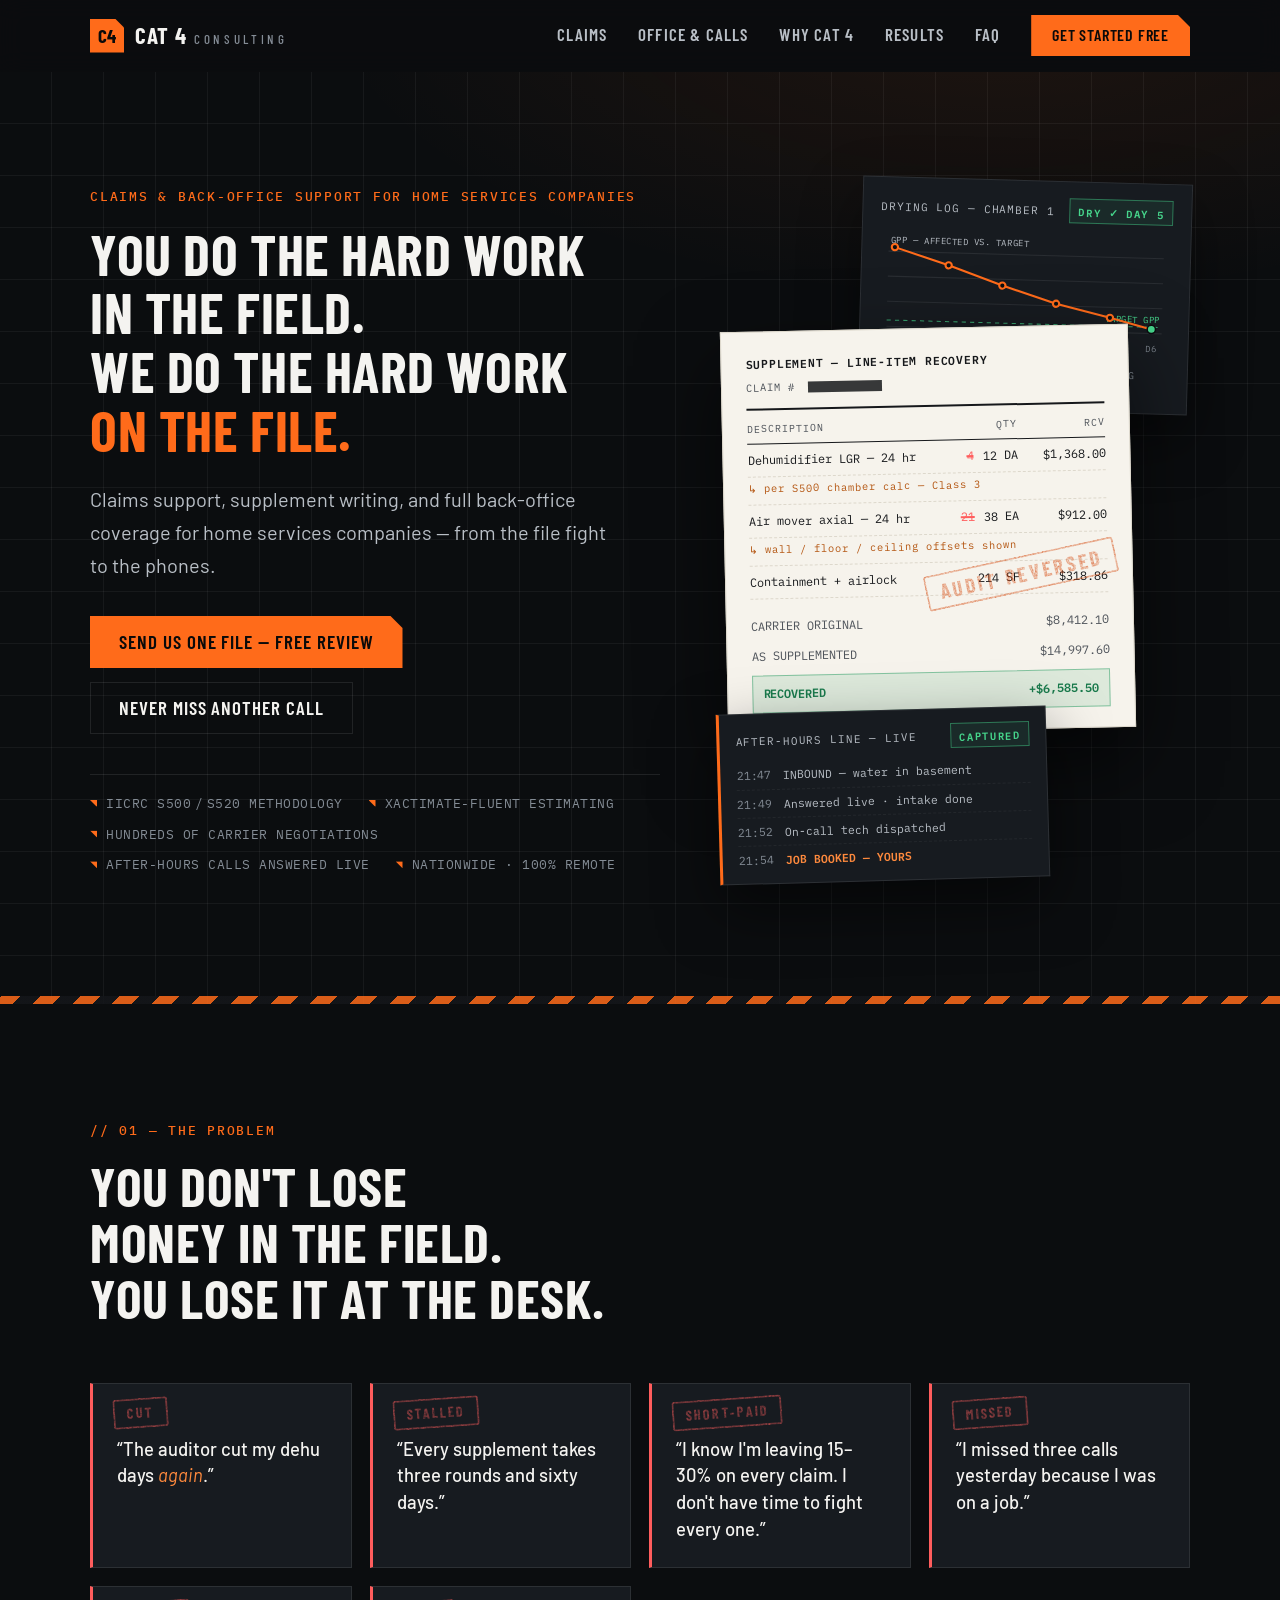
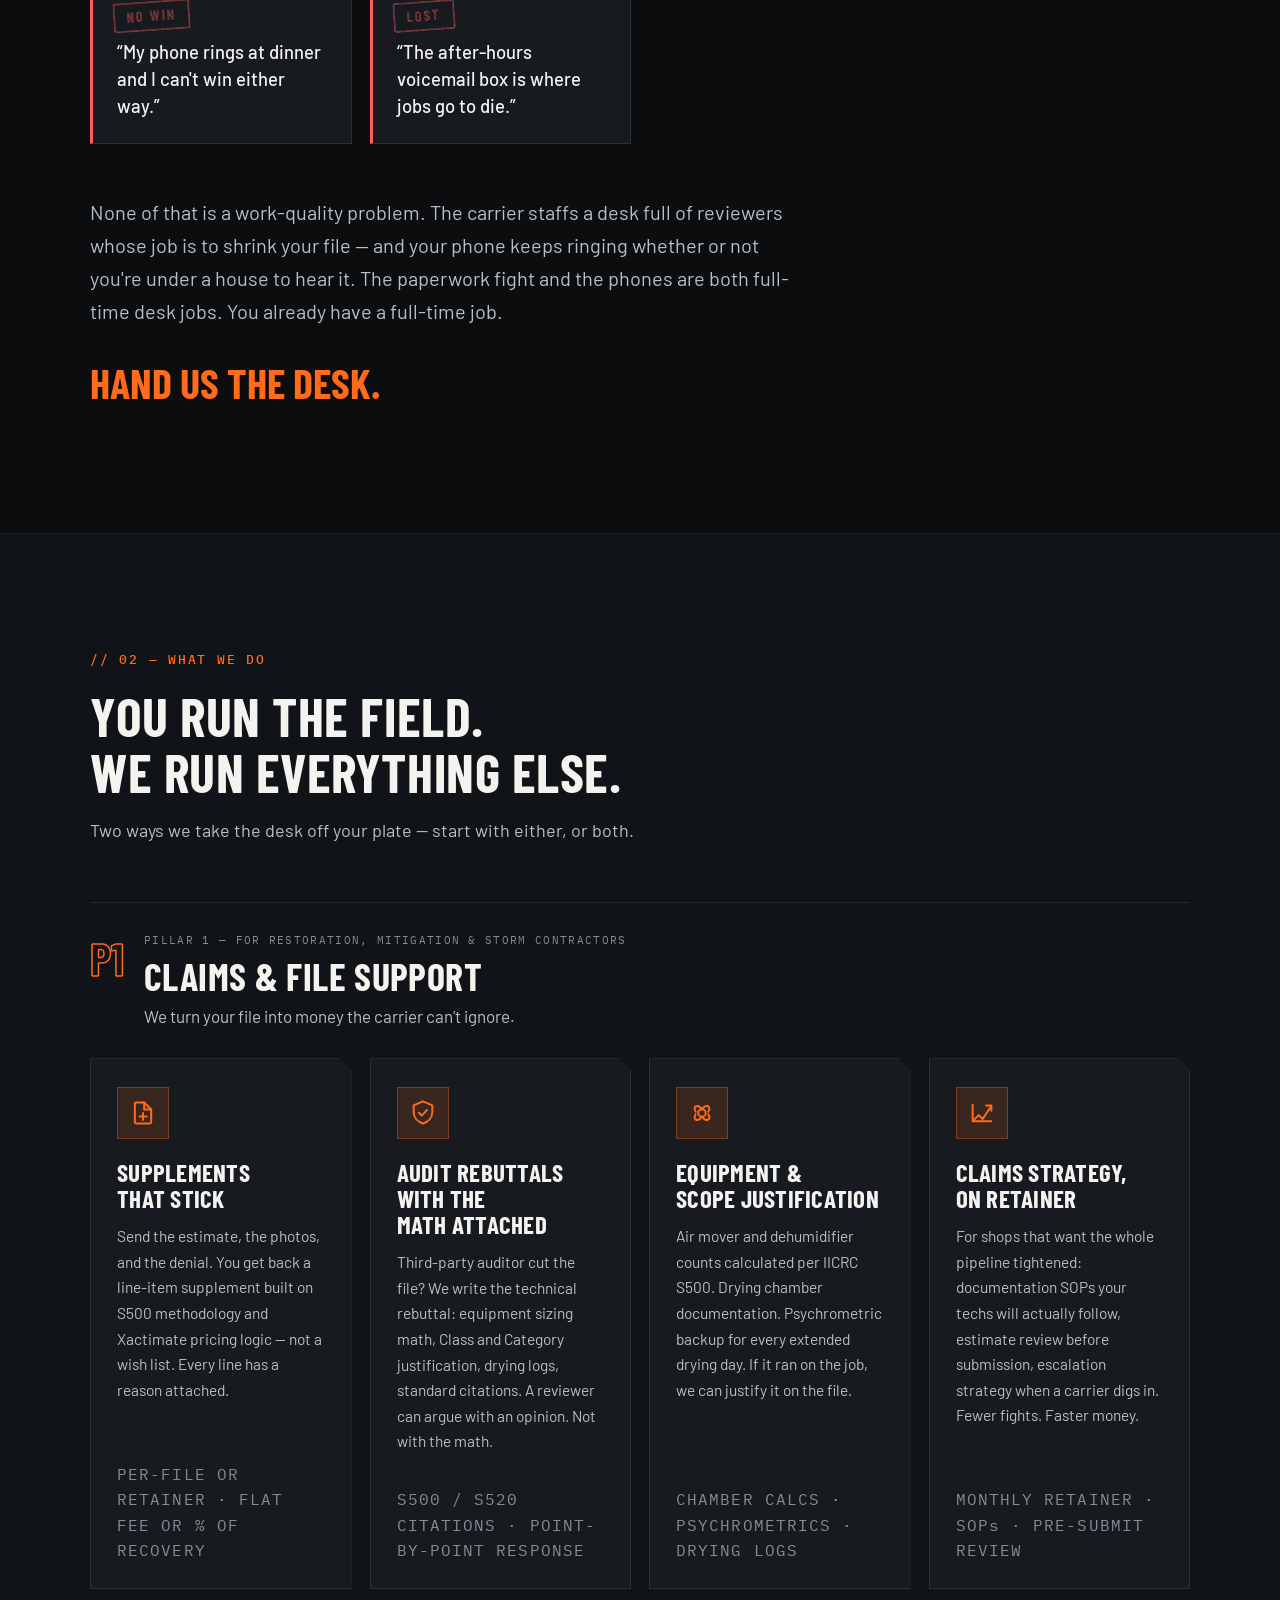
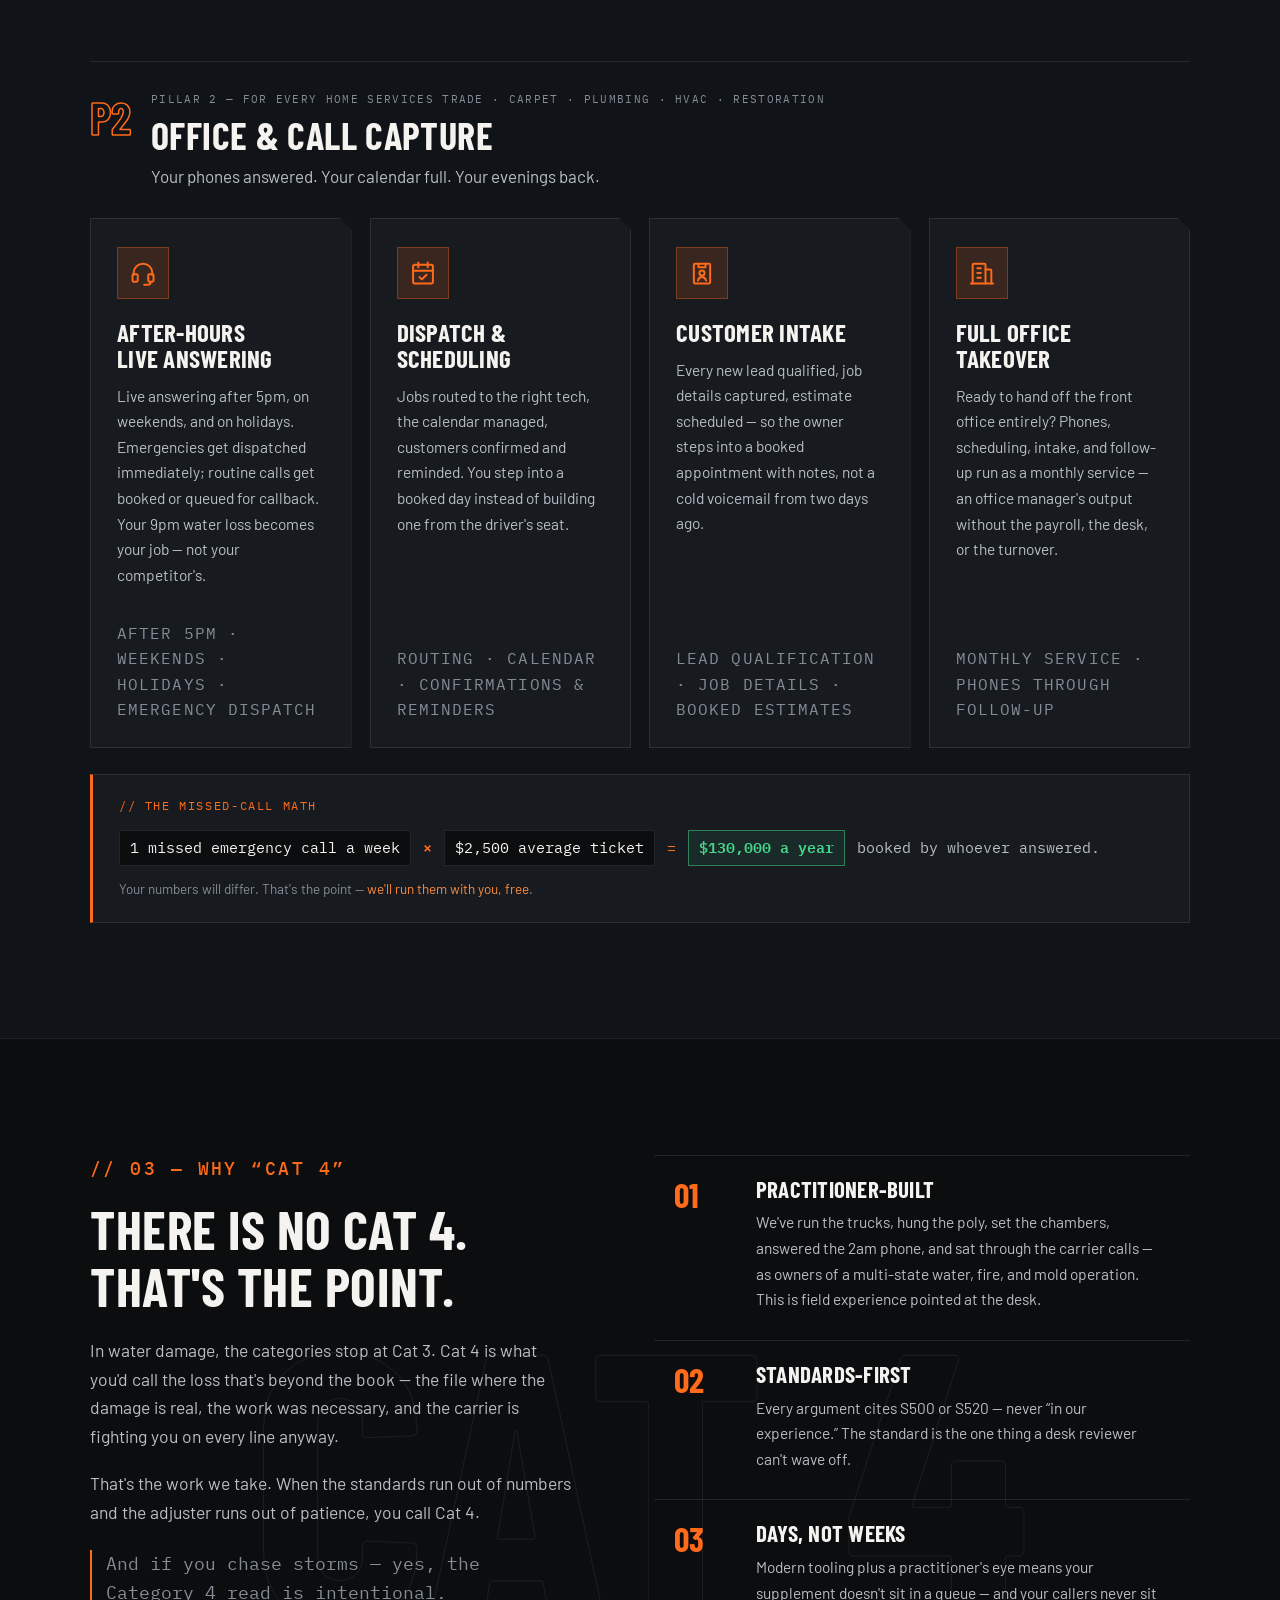
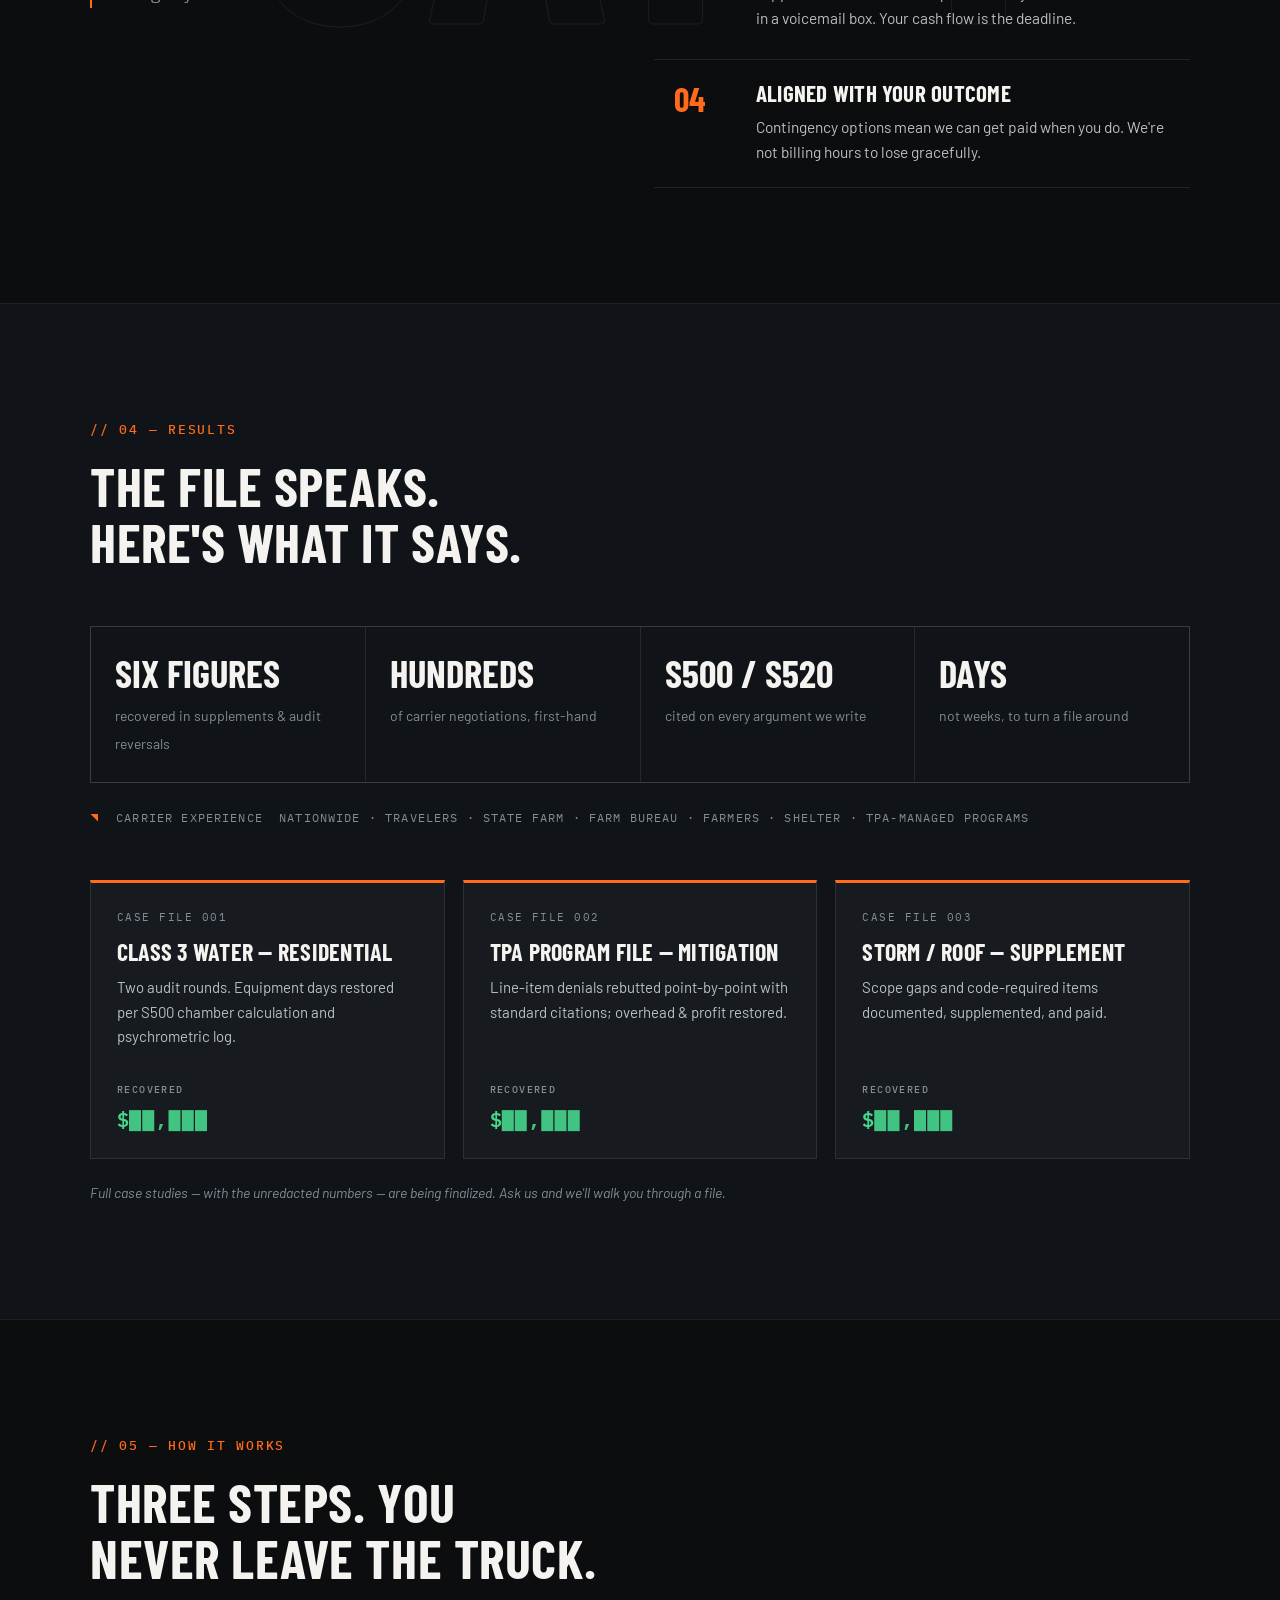
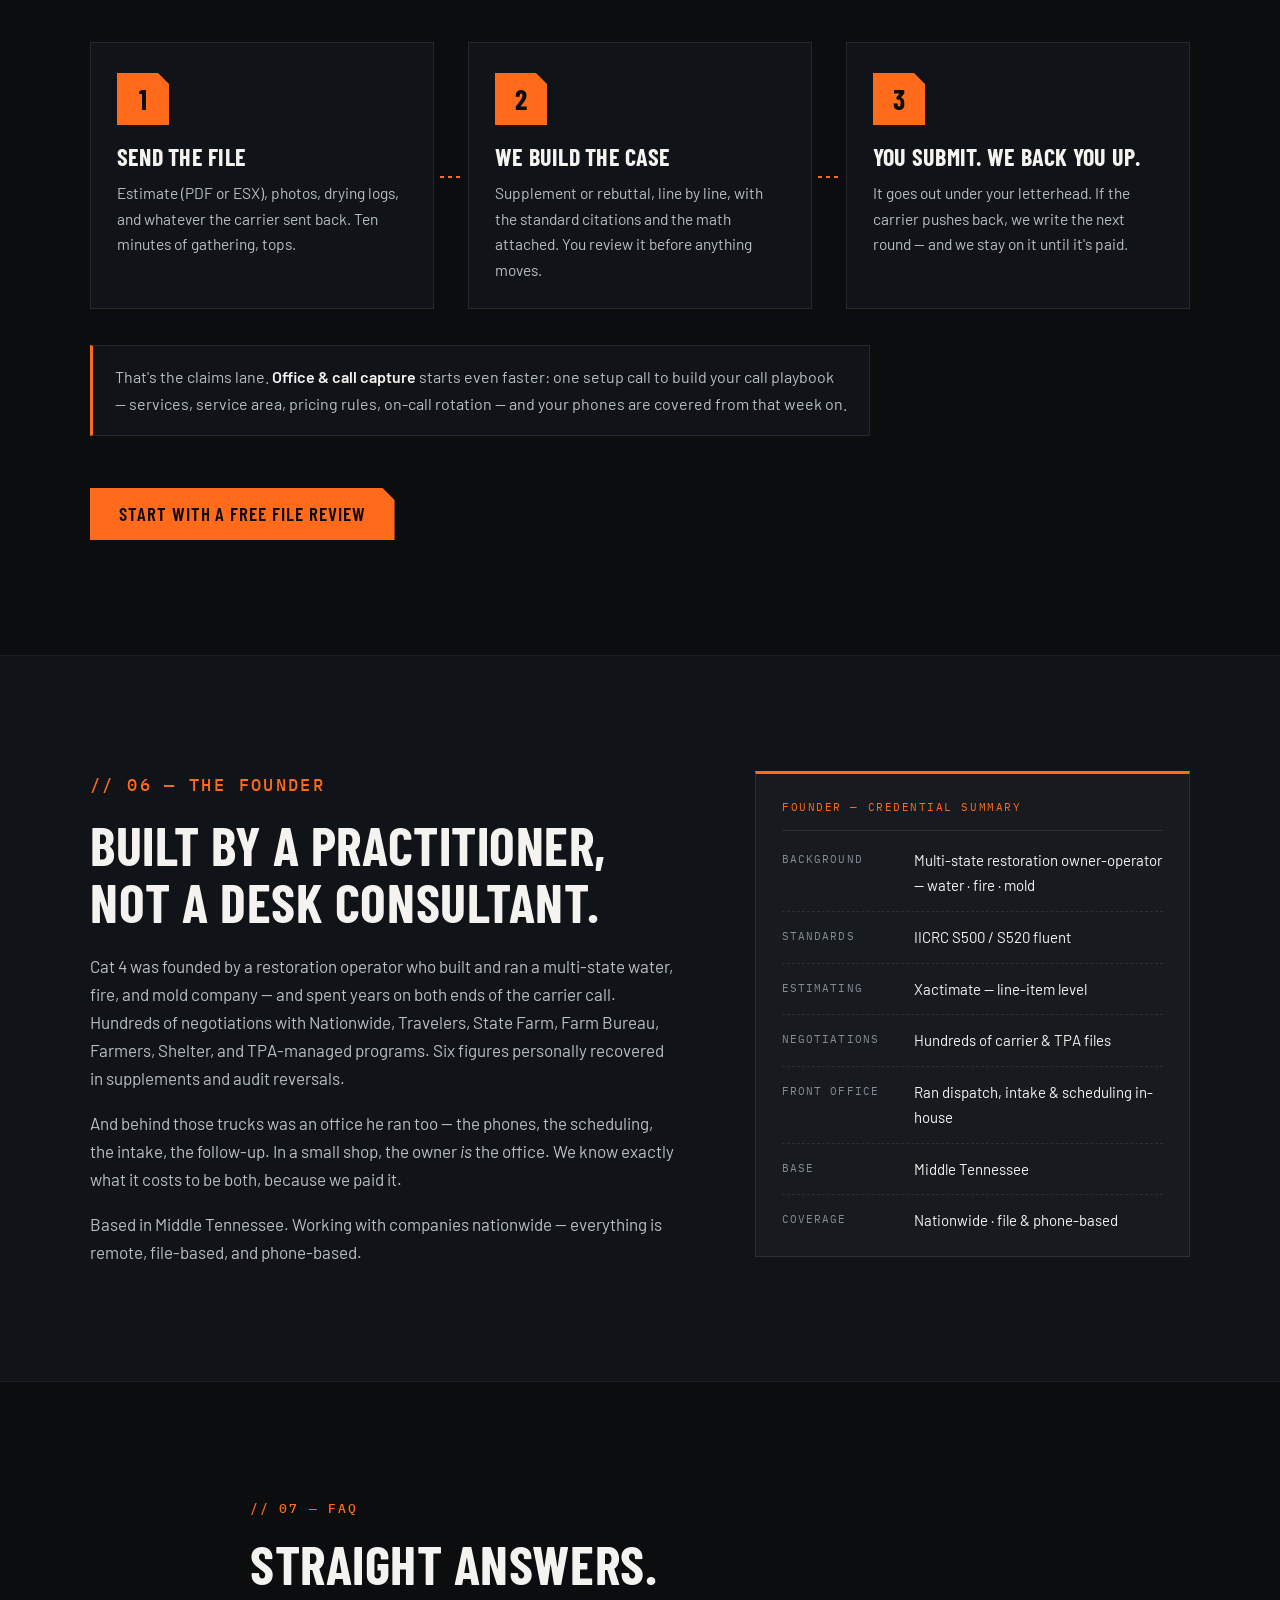
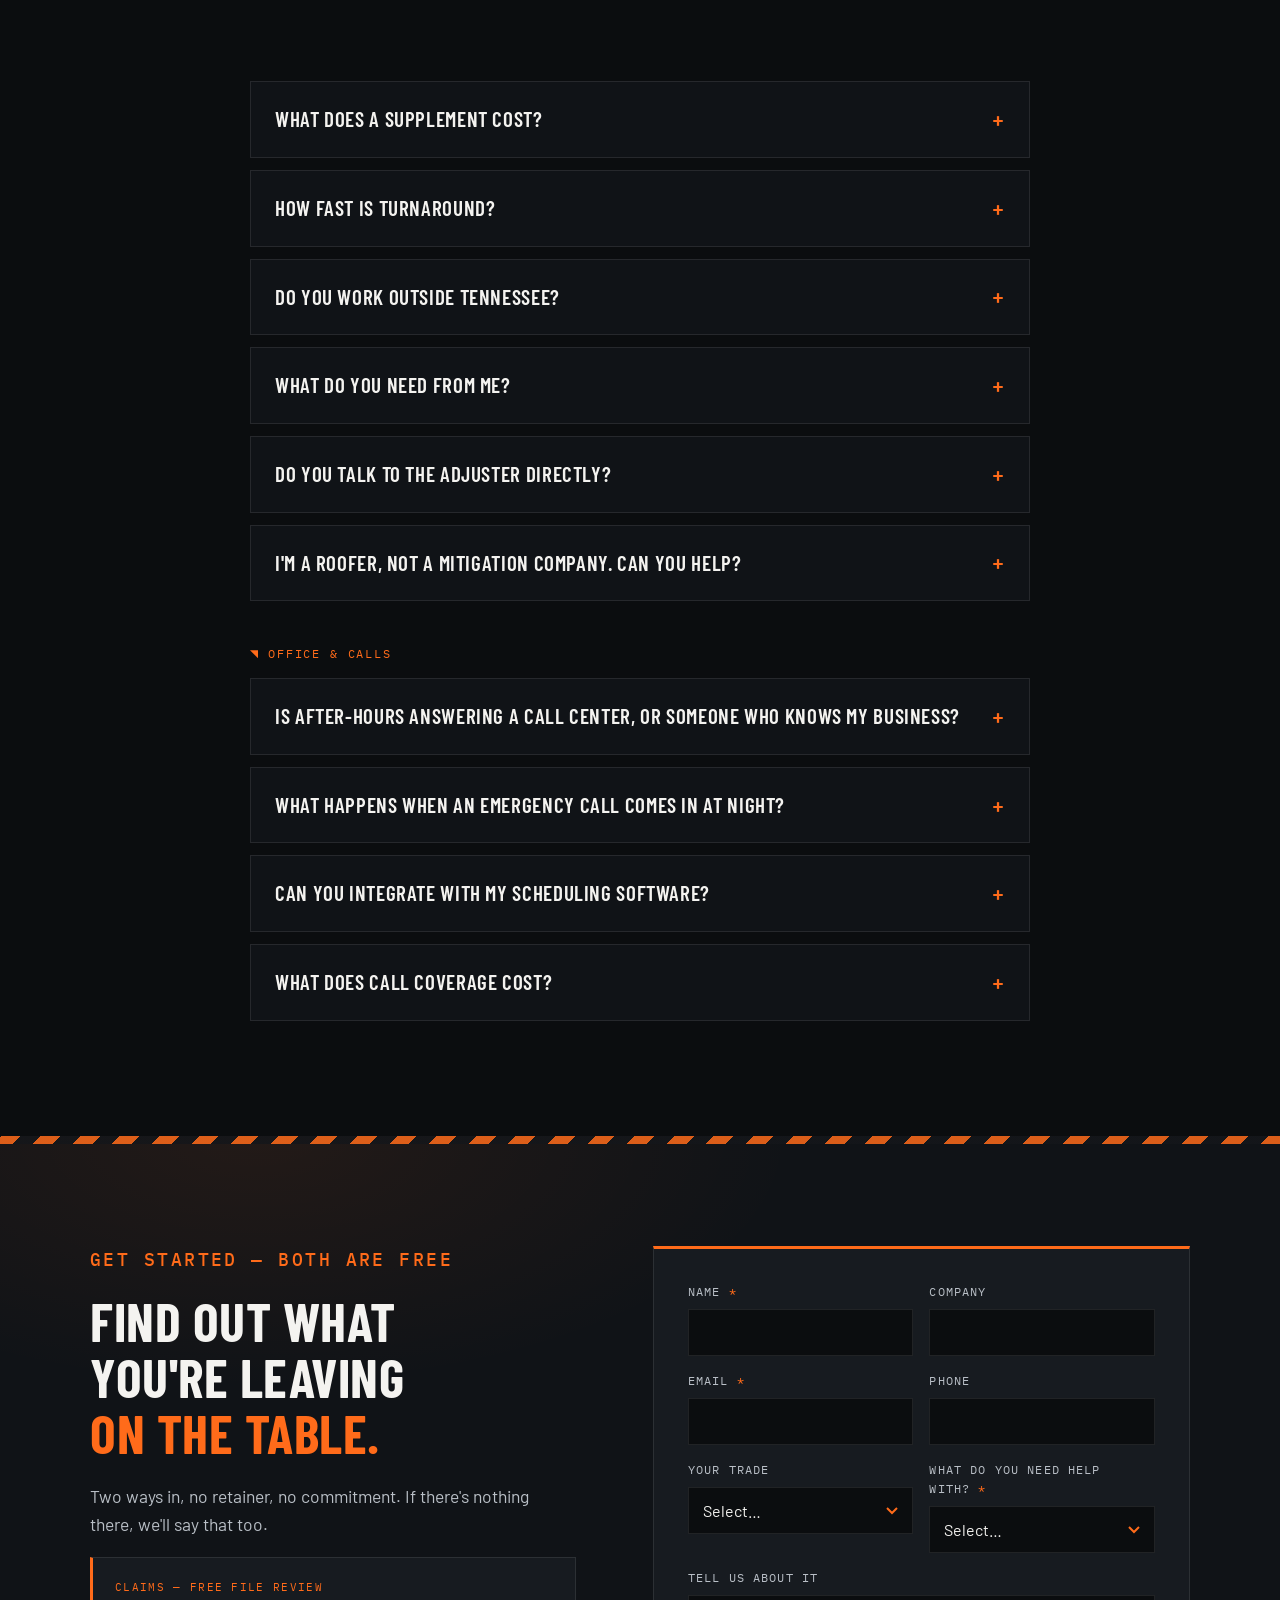
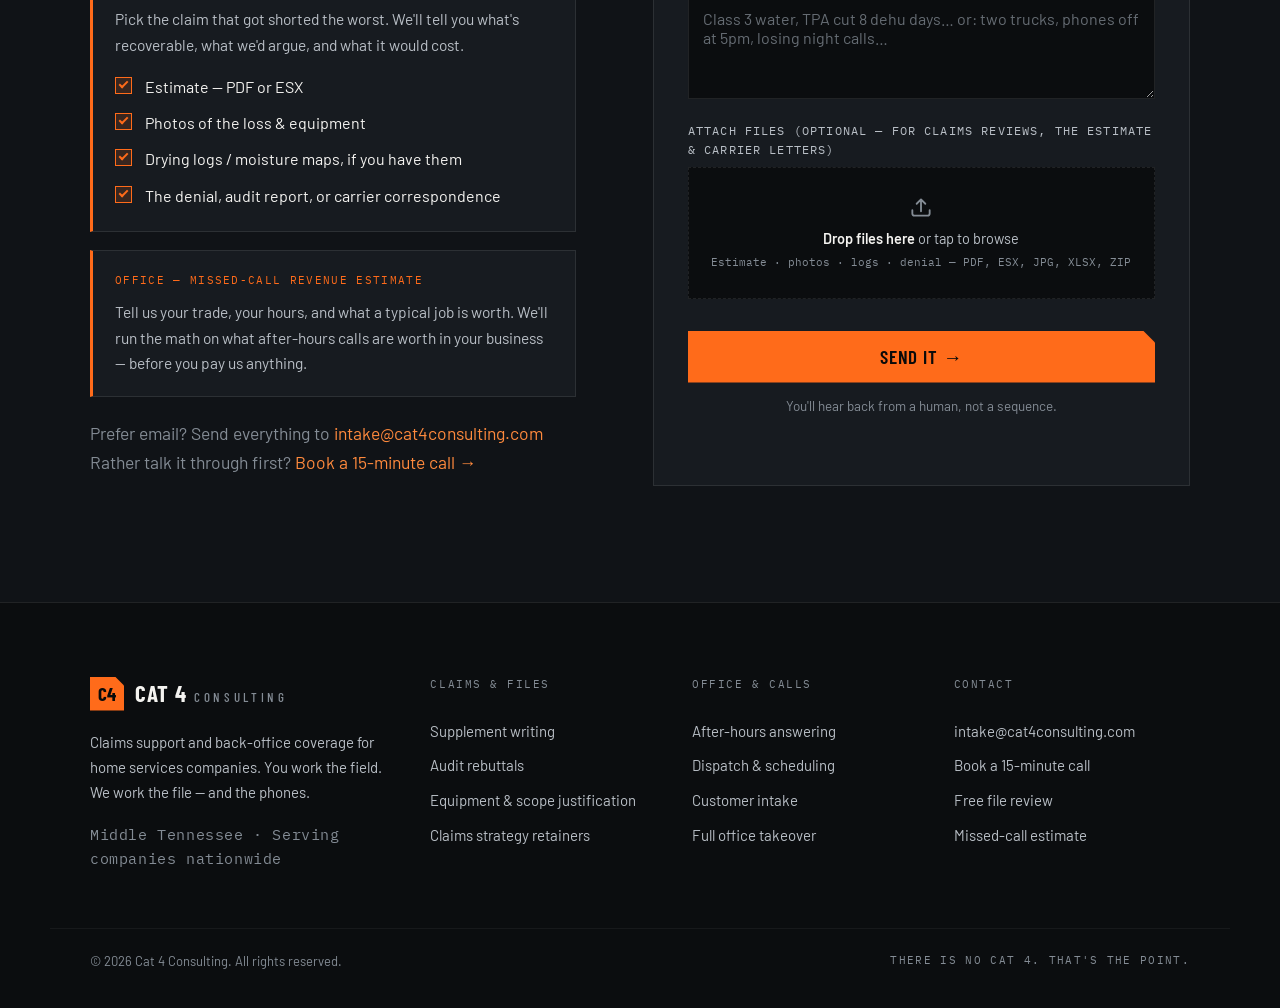
<file: index.html>
<!DOCTYPE html>
<html lang="en">
<head>
  <meta charset="UTF-8">
  <meta name="viewport" content="width=device-width, initial-scale=1.0">
  <title>Cat 4 Consulting | Claims Support &amp; Back-Office Services for Home Services Companies</title>
  <meta name="description" content="Supplement writing, audit rebuttals, and after-hours call answering for restoration and home services companies. You work the field; we work the file.">
  <link rel="canonical" href="https://cat4consulting.com/">
  <meta name="theme-color" content="#0B0D0F">

  <!-- Open Graph / social -->
  <meta property="og:type" content="website">
  <meta property="og:site_name" content="Cat 4 Consulting">
  <meta property="og:title" content="Cat 4 Consulting | Claims Support &amp; Back-Office Services for Home Services Companies">
  <meta property="og:description" content="Supplement writing, audit rebuttals, and after-hours call answering for restoration and home services companies. You work the field; we work the file.">
  <meta property="og:url" content="https://cat4consulting.com/">
  <meta property="og:image" content="https://cat4consulting.com/assets/og-image.png">
  <meta property="og:image:width" content="1200">
  <meta property="og:image:height" content="630">
  <meta name="twitter:card" content="summary_large_image">

  <!-- Icons -->
  <link rel="icon" type="image/png" sizes="32x32" href="/assets/favicon-32.png">
  <link rel="icon" type="image/png" sizes="512x512" href="/assets/favicon-512.png">
  <link rel="apple-touch-icon" href="/assets/apple-touch-icon.png">

  <!-- Self-hosted fonts -->
  <link rel="preload" href="/assets/fonts/barlow-condensed-700-latin.woff2" as="font" type="font/woff2" crossorigin>
  <link rel="preload" href="/assets/fonts/barlow-400-latin.woff2" as="font" type="font/woff2" crossorigin>
  <link rel="preload" href="/assets/fonts/ibm-plex-mono-400-latin.woff2" as="font" type="font/woff2" crossorigin>
  <link rel="stylesheet" href="/css/styles.css">

  <script type="application/ld+json">
  {
    "@context": "https://schema.org",
    "@type": "ProfessionalService",
    "name": "Cat 4 Consulting",
    "url": "https://cat4consulting.com/",
    "description": "Claims and back-office support for home services companies: insurance supplement writing, audit rebuttals, equipment and scope justification, and claims strategy for restoration contractors — plus after-hours call answering, dispatch, scheduling, and customer intake for every home services trade.",
    "slogan": "You do the hard work in the field. We do the hard work on the file.",
    "address": { "@type": "PostalAddress", "addressRegion": "TN", "addressCountry": "US" },
    "areaServed": "US",
    "knowsAbout": ["IICRC S500", "IICRC S520", "Xactimate", "insurance supplements", "audit rebuttals", "water damage restoration", "claims consulting", "after-hours call answering", "dispatch and scheduling", "customer intake"]
  }
  </script>
</head>
<body>
<a class="skip-link" href="#main">Skip to content</a>

<!-- ============ HEADER ============ -->
<header class="site-header" id="top">
  <div class="container header-inner">
    <a class="brand" href="#top" aria-label="Cat 4 Consulting — home">
      <span class="brand-badge" aria-hidden="true">C4</span>
      <span class="brand-word">CAT&nbsp;4 <span class="brand-sub">CONSULTING</span></span>
    </a>
    <nav class="site-nav" id="site-nav" aria-label="Main navigation">
      <a href="#claims">Claims</a>
      <a href="#office">Office &amp; Calls</a>
      <a href="#why">Why Cat 4</a>
      <a href="#results">Results</a>
      <a href="#faq">FAQ</a>
      <a class="btn btn-primary btn-nav" href="#file-review">Get Started Free</a>
    </nav>
    <button class="nav-toggle" aria-expanded="false" aria-controls="site-nav" aria-label="Open menu">
      <span class="nav-toggle-bar"></span>
      <span class="nav-toggle-bar"></span>
      <span class="nav-toggle-bar"></span>
    </button>
  </div>
</header>

<main id="main">

  <!-- ============ HERO ============ -->
  <section class="hero">
    <div class="container hero-grid">
      <div class="hero-copy">
        <p class="kicker">CLAIMS &amp; BACK-OFFICE SUPPORT FOR HOME SERVICES COMPANIES</p>
        <h1 class="hero-headline">
          You do the hard work<br>in the field.<br>
          We do the hard work<br><span class="hl-file">on the file.</span>
        </h1>
        <p class="hero-sub">
          Claims support, supplement writing, and full back-office coverage for home
          services companies — from the file fight to the phones.
        </p>
        <div class="hero-ctas">
          <a class="btn btn-primary" href="#file-review">Send us one file — free review</a>
          <a class="btn btn-ghost" href="#office">Never miss another call</a>
        </div>
        <ul class="trust-strip" aria-label="Credentials">
          <li>IICRC S500&thinsp;/&thinsp;S520 methodology</li>
          <li>Xactimate-fluent estimating</li>
          <li>Hundreds of carrier negotiations</li>
          <li>After-hours calls answered live</li>
          <li>Nationwide &middot; 100% remote</li>
        </ul>
      </div>

      <!-- Data-as-imagery: drying log + supplement + after-hours call log -->
      <div class="hero-visual" aria-hidden="true">
        <div class="doc-stack">
          <figure class="doc-chart">
            <figcaption class="doc-chart-head">
              <span>DRYING LOG — CHAMBER 1</span>
              <span class="chip chip-green">DRY &#10003; DAY 5</span>
            </figcaption>
            <svg viewBox="0 0 280 120" width="280" height="120" role="img">
              <g stroke="rgba(255,255,255,.08)" stroke-width="1">
                <line x1="8" y1="22" x2="272" y2="22"></line>
                <line x1="8" y1="46" x2="272" y2="46"></line>
                <line x1="8" y1="70" x2="272" y2="70"></line>
                <line x1="8" y1="94" x2="272" y2="94"></line>
              </g>
              <line x1="8" y1="88" x2="272" y2="88" stroke="#46D68C" stroke-width="1" stroke-dasharray="4 4" opacity=".7"></line>
              <text x="270" y="84" text-anchor="end" class="svg-label" fill="#46D68C">TARGET GPP</text>
              <polyline points="14,18 66,34 118,52 170,68 222,80 262,90" fill="none" stroke="#FF6B1A" stroke-width="2" stroke-linejoin="round" stroke-linecap="round"></polyline>
              <g fill="#0B0D0F" stroke="#FF6B1A" stroke-width="2">
                <circle cx="14" cy="18" r="3"></circle>
                <circle cx="66" cy="34" r="3"></circle>
                <circle cx="118" cy="52" r="3"></circle>
                <circle cx="170" cy="68" r="3"></circle>
                <circle cx="222" cy="80" r="3"></circle>
              </g>
              <circle cx="262" cy="90" r="4" fill="#46D68C" stroke="#0B0D0F" stroke-width="1.5"></circle>
              <g class="svg-label" fill="#7E868F">
                <text x="14" y="112" text-anchor="middle">D1</text>
                <text x="66" y="112" text-anchor="middle">D2</text>
                <text x="118" y="112" text-anchor="middle">D3</text>
                <text x="170" y="112" text-anchor="middle">D4</text>
                <text x="222" y="112" text-anchor="middle">D5</text>
                <text x="262" y="112" text-anchor="middle">D6</text>
              </g>
              <text x="10" y="14" class="svg-label" fill="#B7BDC4">GPP — AFFECTED VS. TARGET</text>
            </svg>
            <p class="doc-chart-foot">PSYCHROMETRIC BACKUP · EXTENDED DRYING JUSTIFIED</p>
          </figure>

          <figure class="doc-paper">
            <div class="doc-paper-head">
              <span class="doc-title">SUPPLEMENT — LINE-ITEM RECOVERY</span>
              <span class="doc-claim">CLAIM #&nbsp;<span class="redact-bar"></span></span>
            </div>
            <div class="doc-rows">
              <div class="doc-row doc-row-label">
                <span>DESCRIPTION</span><span>QTY</span><span>RCV</span>
              </div>
              <div class="doc-row">
                <span>Dehumidifier LGR — 24 hr</span>
                <span><s class="cut">4</s> 12 DA</span>
                <span>$1,368.00</span>
              </div>
              <div class="doc-row doc-row-note">
                <span>&#8627; per S500 chamber calc — Class 3</span>
              </div>
              <div class="doc-row">
                <span>Air mover axial — 24 hr</span>
                <span><s class="cut">21</s> 38 EA</span>
                <span>$912.00</span>
              </div>
              <div class="doc-row doc-row-note">
                <span>&#8627; wall / floor / ceiling offsets shown</span>
              </div>
              <div class="doc-row">
                <span>Containment + airlock</span>
                <span>214 SF</span>
                <span>$318.86</span>
              </div>
            </div>
            <div class="doc-totals">
              <div class="doc-total"><span>CARRIER ORIGINAL</span><span>$8,412.10</span></div>
              <div class="doc-total"><span>AS SUPPLEMENTED</span><span>$14,997.60</span></div>
              <div class="doc-total doc-total-delta"><span>RECOVERED</span><span>+$6,585.50</span></div>
            </div>
            <span class="stamp stamp-orange doc-stamp">AUDIT&nbsp;REVERSED</span>
            <span class="specimen">SAMPLE FILE — FOR ILLUSTRATION</span>
          </figure>

          <figure class="doc-call">
            <figcaption class="doc-call-head">
              <span>AFTER-HOURS LINE — LIVE</span>
              <span class="chip chip-green">CAPTURED</span>
            </figcaption>
            <div class="call-rows">
              <div class="call-row"><span class="call-time">21:47</span><span>INBOUND — water in basement</span></div>
              <div class="call-row"><span class="call-time">21:49</span><span>Answered live &middot; intake done</span></div>
              <div class="call-row"><span class="call-time">21:52</span><span>On-call tech dispatched</span></div>
              <div class="call-row call-row-hi"><span class="call-time">21:54</span><span>JOB BOOKED — YOURS</span></div>
            </div>
          </figure>
        </div>
      </div>
    </div>
    <div class="hazard-divider" aria-hidden="true"></div>
  </section>

  <!-- ============ 01 THE PROBLEM ============ -->
  <section class="section section-problem" id="problem">
    <div class="container">
      <header class="section-head reveal">
        <p class="kicker">// 01 — THE PROBLEM</p>
        <h2>You don't lose money in the field.<br>You lose it at the desk.</h2>
      </header>
      <div class="problem-grid">
        <blockquote class="problem-card reveal">
          <span class="stamp stamp-red">CUT</span>
          <p>&ldquo;The auditor cut my dehu days <em>again</em>.&rdquo;</p>
        </blockquote>
        <blockquote class="problem-card reveal">
          <span class="stamp stamp-red">STALLED</span>
          <p>&ldquo;Every supplement takes three rounds and sixty days.&rdquo;</p>
        </blockquote>
        <blockquote class="problem-card reveal">
          <span class="stamp stamp-red">SHORT-PAID</span>
          <p>&ldquo;I know I'm leaving 15&ndash;30% on every claim. I don't have time to fight every one.&rdquo;</p>
        </blockquote>
        <blockquote class="problem-card reveal">
          <span class="stamp stamp-red">MISSED</span>
          <p>&ldquo;I missed three calls yesterday because I was on a job.&rdquo;</p>
        </blockquote>
        <blockquote class="problem-card reveal">
          <span class="stamp stamp-red">NO WIN</span>
          <p>&ldquo;My phone rings at dinner and I can't win either way.&rdquo;</p>
        </blockquote>
        <blockquote class="problem-card reveal">
          <span class="stamp stamp-red">LOST</span>
          <p>&ldquo;The after-hours voicemail box is where jobs go to die.&rdquo;</p>
        </blockquote>
      </div>
      <div class="problem-closer reveal">
        <p>
          None of that is a work-quality problem. The carrier staffs a desk full of
          reviewers whose job is to shrink your file — and your phone keeps ringing
          whether or not you're under a house to hear it. The paperwork fight and the
          phones are both full-time desk jobs. You already have a full-time job.
        </p>
        <p class="problem-punch">Hand us the desk.</p>
      </div>
    </div>
  </section>

  <!-- ============ 02 WHAT WE DO ============ -->
  <section class="section section-alt" id="services">
    <div class="container">
      <header class="section-head reveal">
        <p class="kicker">// 02 — WHAT WE DO</p>
        <h2>You run the field.<br>We run everything else.</h2>
        <p class="section-lede">Two ways we take the desk off your plate — start with either, or both.</p>
      </header>

      <!-- Pillar 1: Claims & File Support -->
      <div class="pillar" id="claims">
        <div class="pillar-head reveal">
          <span class="pillar-num" aria-hidden="true">P1</span>
          <div>
            <p class="pillar-kicker">PILLAR 1 — FOR RESTORATION, MITIGATION &amp; STORM CONTRACTORS</p>
            <h3 class="pillar-title">Claims &amp; File Support</h3>
            <p class="pillar-sub">We turn your file into money the carrier can't ignore.</p>
          </div>
        </div>
        <div class="card-grid">
          <article class="service-card reveal">
            <div class="service-icon" aria-hidden="true">
              <svg viewBox="0 0 24 24" width="28" height="28" fill="none" stroke="currentColor" stroke-width="1.7" stroke-linecap="round" stroke-linejoin="round">
                <path d="M13 3H6a1 1 0 0 0-1 1v16a1 1 0 0 0 1 1h12a1 1 0 0 0 1-1V9z"></path>
                <path d="M13 3v6h6"></path>
                <path d="M12 12v6M9 15h6"></path>
              </svg>
            </div>
            <h4>Supplements that stick</h4>
            <p>
              Send the estimate, the photos, and the denial. You get back a line-item
              supplement built on S500 methodology and Xactimate pricing logic — not a
              wish list. Every line has a reason attached.
            </p>
            <p class="service-tags">PER-FILE OR RETAINER · FLAT FEE OR % OF RECOVERY</p>
          </article>

          <article class="service-card reveal">
            <div class="service-icon" aria-hidden="true">
              <svg viewBox="0 0 24 24" width="28" height="28" fill="none" stroke="currentColor" stroke-width="1.7" stroke-linecap="round" stroke-linejoin="round">
                <path d="M12 2 4 5.5v5.6c0 4.6 3.4 8.4 8 9.9 4.6-1.5 8-5.3 8-9.9V5.5z"></path>
                <path d="m8.5 11.8 2.4 2.4 4.6-4.9"></path>
              </svg>
            </div>
            <h4>Audit rebuttals with the math attached</h4>
            <p>
              Third-party auditor cut the file? We write the technical rebuttal:
              equipment sizing math, Class and Category justification, drying logs,
              standard citations. A reviewer can argue with an opinion. Not with the math.
            </p>
            <p class="service-tags">S500 / S520 CITATIONS · POINT-BY-POINT RESPONSE</p>
          </article>

          <article class="service-card reveal">
            <div class="service-icon" aria-hidden="true">
              <svg viewBox="0 0 24 24" width="28" height="28" fill="none" stroke="currentColor" stroke-width="1.7" stroke-linecap="round" stroke-linejoin="round">
                <circle cx="12" cy="12" r="3.2"></circle>
                <path d="M12 8.8c3.2-4.6 8.5-3 5.4 2.1M12 8.8C8.8 4.2 3.5 5.8 6.6 10.9m5.4 4.3c-3.2 4.6-8.5 3-5.4-2.1m5.4 2.1c3.2 4.6 8.5 3 5.4-2.1"></path>
              </svg>
            </div>
            <h4>Equipment &amp; scope justification</h4>
            <p>
              Air mover and dehumidifier counts calculated per IICRC S500. Drying chamber
              documentation. Psychrometric backup for every extended drying day. If it ran
              on the job, we can justify it on the file.
            </p>
            <p class="service-tags">CHAMBER CALCS · PSYCHROMETRICS · DRYING LOGS</p>
          </article>

          <article class="service-card reveal">
            <div class="service-icon" aria-hidden="true">
              <svg viewBox="0 0 24 24" width="28" height="28" fill="none" stroke="currentColor" stroke-width="1.7" stroke-linecap="round" stroke-linejoin="round">
                <path d="M4 19h16M4 19V5m0 14 5.2-5.2 3.4 3.4L20 5.9"></path>
                <path d="M15.5 5.5H20V10"></path>
              </svg>
            </div>
            <h4>Claims strategy, on retainer</h4>
            <p>
              For shops that want the whole pipeline tightened: documentation SOPs your
              techs will actually follow, estimate review before submission, escalation
              strategy when a carrier digs in. Fewer fights. Faster money.
            </p>
            <p class="service-tags">MONTHLY RETAINER · SOPs · PRE-SUBMIT REVIEW</p>
          </article>
        </div>
      </div>

      <!-- Pillar 2: Office & Call Capture -->
      <div class="pillar" id="office">
        <div class="pillar-head reveal">
          <span class="pillar-num" aria-hidden="true">P2</span>
          <div>
            <p class="pillar-kicker">PILLAR 2 — FOR EVERY HOME SERVICES TRADE · CARPET · PLUMBING · HVAC · RESTORATION</p>
            <h3 class="pillar-title">Office &amp; Call Capture</h3>
            <p class="pillar-sub">Your phones answered. Your calendar full. Your evenings back.</p>
          </div>
        </div>
        <div class="card-grid">
          <article class="service-card reveal">
            <div class="service-icon" aria-hidden="true">
              <svg viewBox="0 0 24 24" width="28" height="28" fill="none" stroke="currentColor" stroke-width="1.7" stroke-linecap="round" stroke-linejoin="round">
                <path d="M4 13.5V12a8 8 0 0 1 16 0v1.5"></path>
                <rect x="3" y="13" width="4.5" height="6.5" rx="1"></rect>
                <rect x="16.5" y="13" width="4.5" height="6.5" rx="1"></rect>
                <path d="M18.5 19.5v.5a2 2 0 0 1-2 2H13"></path>
              </svg>
            </div>
            <h4>After-hours live answering</h4>
            <p>
              Live answering after 5pm, on weekends, and on holidays. Emergencies get
              dispatched immediately; routine calls get booked or queued for callback.
              Your 9pm water loss becomes your job — not your competitor's.
            </p>
            <p class="service-tags">AFTER 5PM · WEEKENDS · HOLIDAYS · EMERGENCY DISPATCH</p>
          </article>

          <article class="service-card reveal">
            <div class="service-icon" aria-hidden="true">
              <svg viewBox="0 0 24 24" width="28" height="28" fill="none" stroke="currentColor" stroke-width="1.7" stroke-linecap="round" stroke-linejoin="round">
                <rect x="3.5" y="5" width="17" height="16" rx="1.5"></rect>
                <path d="M3.5 10h17M8 3v4M16 3v4"></path>
                <path d="m9 15.5 2 2 4-4"></path>
              </svg>
            </div>
            <h4>Dispatch &amp; scheduling</h4>
            <p>
              Jobs routed to the right tech, the calendar managed, customers confirmed
              and reminded. You step into a booked day instead of building one from the
              driver's seat.
            </p>
            <p class="service-tags">ROUTING · CALENDAR · CONFIRMATIONS &amp; REMINDERS</p>
          </article>

          <article class="service-card reveal">
            <div class="service-icon" aria-hidden="true">
              <svg viewBox="0 0 24 24" width="28" height="28" fill="none" stroke="currentColor" stroke-width="1.7" stroke-linecap="round" stroke-linejoin="round">
                <path d="M9 4h6v3H9z"></path>
                <path d="M15 4h3a1 1 0 0 1 1 1v15a1 1 0 0 1-1 1H6a1 1 0 0 1-1-1V5a1 1 0 0 1 1-1h3"></path>
                <circle cx="12" cy="12" r="2.2"></circle>
                <path d="M8.5 18.5c.6-2 2-3 3.5-3s2.9 1 3.5 3"></path>
              </svg>
            </div>
            <h4>Customer intake</h4>
            <p>
              Every new lead qualified, job details captured, estimate scheduled — so the
              owner steps into a booked appointment with notes, not a cold voicemail from
              two days ago.
            </p>
            <p class="service-tags">LEAD QUALIFICATION · JOB DETAILS · BOOKED ESTIMATES</p>
          </article>

          <article class="service-card reveal">
            <div class="service-icon" aria-hidden="true">
              <svg viewBox="0 0 24 24" width="28" height="28" fill="none" stroke="currentColor" stroke-width="1.7" stroke-linecap="round" stroke-linejoin="round">
                <path d="M4 21V5a1 1 0 0 1 1-1h9a1 1 0 0 1 1 1v16"></path>
                <path d="M15 9h4a1 1 0 0 1 1 1v11"></path>
                <path d="M2.5 21h19"></path>
                <path d="M8 8h3M8 12h3M8 16h3"></path>
              </svg>
            </div>
            <h4>Full office takeover</h4>
            <p>
              Ready to hand off the front office entirely? Phones, scheduling, intake,
              and follow-up run as a monthly service — an office manager's output without
              the payroll, the desk, or the turnover.
            </p>
            <p class="service-tags">MONTHLY SERVICE · PHONES THROUGH FOLLOW-UP</p>
          </article>
        </div>

        <div class="math-strip reveal" role="note">
          <p class="math-head">// THE MISSED-CALL MATH</p>
          <p class="math-line">
            <span class="math-var">1 missed emergency call a week</span>
            <span class="math-op">&times;</span>
            <span class="math-var">$2,500 average ticket</span>
            <span class="math-op">=</span>
            <span class="math-total">$130,000 a year</span>
            <span class="math-tail">booked by whoever answered.</span>
          </p>
          <p class="math-foot">Your numbers will differ. That's the point — <a href="#file-review">we'll run them with you, free</a>.</p>
        </div>
      </div>
    </div>
  </section>

  <!-- ============ 03 WHY CAT 4 ============ -->
  <section class="section section-why" id="why">
    <div class="giant-mark" aria-hidden="true">CAT&nbsp;4</div>
    <div class="container why-grid">
      <div class="why-story reveal">
        <p class="kicker">// 03 — WHY &ldquo;CAT 4&rdquo;</p>
        <h2>There is no Cat&nbsp;4.<br>That's the point.</h2>
        <p>
          In water damage, the categories stop at Cat&nbsp;3. Cat&nbsp;4 is what you'd
          call the loss that's beyond the book — the file where the damage is real, the
          work was necessary, and the carrier is fighting you on every line anyway.
        </p>
        <p>
          That's the work we take. When the standards run out of numbers and the
          adjuster runs out of patience, you call Cat&nbsp;4.
        </p>
        <p class="why-aside">And if you chase storms — yes, the Category&nbsp;4 read is intentional.</p>
      </div>
      <ol class="why-list">
        <li class="why-item reveal">
          <span class="why-num">01</span>
          <div>
            <h3>Practitioner-built</h3>
            <p>We've run the trucks, hung the poly, set the chambers, answered the 2am
            phone, and sat through the carrier calls — as owners of a multi-state water,
            fire, and mold operation. This is field experience pointed at the desk.</p>
          </div>
        </li>
        <li class="why-item reveal">
          <span class="why-num">02</span>
          <div>
            <h3>Standards-first</h3>
            <p>Every argument cites S500 or S520 — never &ldquo;in our experience.&rdquo;
            The standard is the one thing a desk reviewer can't wave off.</p>
          </div>
        </li>
        <li class="why-item reveal">
          <span class="why-num">03</span>
          <div>
            <h3>Days, not weeks</h3>
            <p>Modern tooling plus a practitioner's eye means your supplement doesn't sit
            in a queue — and your callers never sit in a voicemail box. Your cash flow is
            the deadline.</p>
          </div>
        </li>
        <li class="why-item reveal">
          <span class="why-num">04</span>
          <div>
            <h3>Aligned with your outcome</h3>
            <p>Contingency options mean we can get paid when you do. We're not billing
            hours to lose gracefully.</p>
          </div>
        </li>
      </ol>
    </div>
  </section>

  <!-- ============ 04 RESULTS ============ -->
  <section class="section section-alt" id="results">
    <div class="container">
      <header class="section-head reveal">
        <p class="kicker">// 04 — RESULTS</p>
        <h2>The file speaks. Here's what it says.</h2>
      </header>

      <div class="stat-strip reveal">
        <div class="stat">
          <span class="stat-value">Six figures</span>
          <span class="stat-label">recovered in supplements &amp; audit reversals</span>
        </div>
        <div class="stat">
          <span class="stat-value">Hundreds</span>
          <span class="stat-label">of carrier negotiations, first-hand</span>
        </div>
        <div class="stat">
          <span class="stat-value">S500&thinsp;/&thinsp;S520</span>
          <span class="stat-label">cited on every argument we write</span>
        </div>
        <div class="stat">
          <span class="stat-value">Days</span>
          <span class="stat-label">not weeks, to turn a file around</span>
        </div>
      </div>

      <p class="carrier-line reveal">
        CARRIER EXPERIENCE&nbsp;&nbsp;NATIONWIDE · TRAVELERS · STATE FARM · FARM BUREAU ·
        FARMERS · SHELTER · TPA-MANAGED PROGRAMS
      </p>

      <!-- Case studies: amounts intentionally redacted until real numbers are approved.
           Replace the .redact-num spans with final figures before launch. -->
      <div class="case-grid">
        <article class="case-card reveal">
          <p class="case-tag">CASE FILE 001</p>
          <h3>Class 3 water — residential</h3>
          <p>Two audit rounds. Equipment days restored per S500 chamber calculation and
          psychrometric log.</p>
          <p class="case-amount"><span class="case-amount-label">RECOVERED</span> $<span class="redact-num">██,███</span></p>
        </article>
        <article class="case-card reveal">
          <p class="case-tag">CASE FILE 002</p>
          <h3>TPA program file — mitigation</h3>
          <p>Line-item denials rebutted point-by-point with standard citations; overhead
          &amp; profit restored.</p>
          <p class="case-amount"><span class="case-amount-label">RECOVERED</span> $<span class="redact-num">██,███</span></p>
        </article>
        <article class="case-card reveal">
          <p class="case-tag">CASE FILE 003</p>
          <h3>Storm / roof — supplement</h3>
          <p>Scope gaps and code-required items documented, supplemented, and paid.</p>
          <p class="case-amount"><span class="case-amount-label">RECOVERED</span> $<span class="redact-num">██,███</span></p>
        </article>
      </div>
      <p class="case-note reveal">
        Full case studies — with the unredacted numbers — are being finalized.
        Ask us and we'll walk you through a file.
      </p>

      <!-- Testimonials: uncomment and fill with real quotes + permission before launch.
      <div class="quote-grid">
        <blockquote class="quote-card">
          <p>&ldquo;Quote text.&rdquo;</p>
          <cite>Name — Company, State</cite>
        </blockquote>
      </div>
      -->
    </div>
  </section>

  <!-- ============ 05 HOW IT WORKS ============ -->
  <section class="section" id="how-it-works">
    <div class="container">
      <header class="section-head reveal">
        <p class="kicker">// 05 — HOW IT WORKS</p>
        <h2>Three steps. You never leave the truck.</h2>
      </header>
      <ol class="steps">
        <li class="step reveal">
          <span class="step-num">1</span>
          <h3>Send the file</h3>
          <p>Estimate (PDF or ESX), photos, drying logs, and whatever the carrier sent
          back. Ten minutes of gathering, tops.</p>
        </li>
        <li class="step reveal">
          <span class="step-num">2</span>
          <h3>We build the case</h3>
          <p>Supplement or rebuttal, line by line, with the standard citations and the
          math attached. You review it before anything moves.</p>
        </li>
        <li class="step reveal">
          <span class="step-num">3</span>
          <h3>You submit. We back you up.</h3>
          <p>It goes out under your letterhead. If the carrier pushes back, we write the
          next round — and we stay on it until it's paid.</p>
        </li>
      </ol>
      <p class="steps-note reveal">
        That's the claims lane. <strong>Office &amp; call capture</strong> starts even
        faster: one setup call to build your call playbook — services, service area,
        pricing rules, on-call rotation — and your phones are covered from that week on.
      </p>
      <div class="section-cta reveal">
        <a class="btn btn-primary" href="#file-review">Start with a free file review</a>
      </div>
    </div>
  </section>

  <!-- ============ 06 FOUNDER ============ -->
  <section class="section section-alt" id="about">
    <div class="container about-grid">
      <div class="about-copy reveal">
        <p class="kicker">// 06 — THE FOUNDER</p>
        <h2>Built by a practitioner, not a desk consultant.</h2>
        <p>
          Cat&nbsp;4 was founded by a restoration operator who built and ran a
          multi-state water, fire, and mold company — and spent years on both ends of
          the carrier call. Hundreds of negotiations with Nationwide, Travelers, State
          Farm, Farm Bureau, Farmers, Shelter, and TPA-managed programs. Six figures
          personally recovered in supplements and audit reversals.
        </p>
        <p>
          And behind those trucks was an office he ran too — the phones, the
          scheduling, the intake, the follow-up. In a small shop, the owner <em>is</em>
          the office. We know exactly what it costs to be both, because we paid it.
        </p>
        <p>
          Based in Middle Tennessee. Working with companies nationwide — everything is
          remote, file-based, and phone-based.
        </p>
        <!-- Founder name + headshot pending approval: swap this section's credential
             card for a photo card and add the name once approved. -->
      </div>
      <aside class="cred-card reveal" aria-label="Founder credentials">
        <p class="cred-head">FOUNDER — CREDENTIAL SUMMARY</p>
        <dl class="cred-rows">
          <div class="cred-row"><dt>BACKGROUND</dt><dd>Multi-state restoration owner-operator — water · fire · mold</dd></div>
          <div class="cred-row"><dt>STANDARDS</dt><dd>IICRC S500 / S520 fluent</dd></div>
          <div class="cred-row"><dt>ESTIMATING</dt><dd>Xactimate — line-item level</dd></div>
          <div class="cred-row"><dt>NEGOTIATIONS</dt><dd>Hundreds of carrier &amp; TPA files</dd></div>
          <div class="cred-row"><dt>FRONT OFFICE</dt><dd>Ran dispatch, intake &amp; scheduling in-house</dd></div>
          <div class="cred-row"><dt>BASE</dt><dd>Middle Tennessee</dd></div>
          <div class="cred-row"><dt>COVERAGE</dt><dd>Nationwide · file &amp; phone-based</dd></div>
        </dl>
      </aside>
    </div>
  </section>

  <!-- ============ 07 FAQ ============ -->
  <section class="section" id="faq">
    <div class="container container-narrow">
      <header class="section-head reveal">
        <p class="kicker">// 07 — FAQ</p>
        <h2>Straight answers.</h2>
      </header>

      <p class="faq-group reveal">CLAIMS &amp; FILES</p>
      <div class="faq-list reveal">
        <details class="faq-item">
          <summary>What does a supplement cost?</summary>
          <div class="faq-body">
            <p>Per-file work is priced as a flat fee or a percentage of the recovered
            increase — your choice at engagement. Monthly retainers are available for
            shops with steady volume. Your first file review is free, and if we don't
            see recoverable money on it, we'll tell you that too.</p>
          </div>
        </details>
        <details class="faq-item">
          <summary>How fast is turnaround?</summary>
          <div class="faq-body">
            <p>Days, not weeks. A straightforward supplement moves fastest; a
            multi-round audit rebuttal takes longer. Either way you get a timeline
            before we start, and you'll never wonder where your file is.</p>
          </div>
        </details>
        <details class="faq-item">
          <summary>Do you work outside Tennessee?</summary>
          <div class="faq-body">
            <p>Yes. Cat&nbsp;4 is based in Middle Tennessee and works nationwide.
            Claims work is file-based and call capture is phone-based — nothing about
            it requires us to be in your zip code.</p>
          </div>
        </details>
        <details class="faq-item">
          <summary>What do you need from me?</summary>
          <div class="faq-body">
            <p>The estimate (PDF or ESX), photos, drying logs or moisture maps if you
            have them, and every piece of carrier correspondence — especially the denial
            letter or audit report. Imperfect documentation isn't a dealbreaker; it's
            most files. We work with what you have.</p>
          </div>
        </details>
        <details class="faq-item">
          <summary>Do you talk to the adjuster directly?</summary>
          <div class="faq-body">
            <p>Your call. Most contractors submit under their own letterhead with us
            behind the scenes — it keeps your carrier relationships yours. When a file
            needs a technical voice on the call, we can be there.</p>
          </div>
        </details>
        <details class="faq-item">
          <summary>I'm a roofer, not a mitigation company. Can you help?</summary>
          <div class="faq-body">
            <p>Yes. Storm and roofing supplements, O&amp;P arguments, and scope fights
            follow the same playbook: documentation, standards, math. If it's an
            insurance file, we can work it.</p>
          </div>
        </details>
      </div>

      <p class="faq-group reveal">OFFICE &amp; CALLS</p>
      <div class="faq-list reveal">
        <details class="faq-item">
          <summary>Is after-hours answering a call center, or someone who knows my business?</summary>
          <div class="faq-body">
            <p>Someone working from <em>your</em> playbook. Before we take a single
            call, we build your intake script with you: your services, your service
            area, your pricing rules, your on-call rotation. Callers hear your company
            name — not a switchboard reading a generic script.</p>
          </div>
        </details>
        <details class="faq-item">
          <summary>What happens when an emergency call comes in at night?</summary>
          <div class="faq-body">
            <p>We answer live, qualify the loss — what's wet, for how long, is the
            water shut off — capture the address and callback number, and dispatch per
            your rules, straight to your on-call tech with everything they need. You
            get a booked emergency job with notes, not a 6am voicemail from a customer
            who already called someone else.</p>
          </div>
        </details>
        <details class="faq-item">
          <summary>Can you integrate with my scheduling software?</summary>
          <div class="faq-body">
            <p>In most cases, yes. If you run ServiceTitan, Housecall Pro, Jobber, or
            even a shared calendar, we book directly into it. If your system is a
            whiteboard and a group text, that works too — jobs get delivered however
            you actually run your day.</p>
          </div>
        </details>
        <details class="faq-item">
          <summary>What does call coverage cost?</summary>
          <div class="faq-body">
            <p>A monthly subscription sized by call volume and hours of coverage, so a
            two-truck carpet shop isn't priced like a ten-crew restoration company.
            Tell us your trade and call pattern and we'll quote it straight — after we
            run the missed-call math with you, free, so you know what <em>not</em>
            answering already costs.</p>
          </div>
        </details>
      </div>
    </div>
  </section>

  <!-- ============ FINAL CTA / FORM ============ -->
  <section class="section section-cta-final" id="file-review">
    <div class="hazard-divider hazard-divider-top" aria-hidden="true"></div>
    <div class="container">
      <div class="cta-grid">
        <div class="cta-copy reveal">
          <p class="kicker">GET STARTED — BOTH ARE FREE</p>
          <h2>Find out what you're leaving<br><span class="hl-file">on the table.</span></h2>
          <p>
            Two ways in, no retainer, no commitment. If there's nothing there,
            we'll say that too.
          </p>

          <div class="offer-card">
            <p class="offer-tag">CLAIMS — FREE FILE REVIEW</p>
            <p>Pick the claim that got shorted the worst. We'll tell you what's
            recoverable, what we'd argue, and what it would cost.</p>
            <ul class="cta-checklist">
              <li>Estimate — PDF or ESX</li>
              <li>Photos of the loss &amp; equipment</li>
              <li>Drying logs / moisture maps, if you have them</li>
              <li>The denial, audit report, or carrier correspondence</li>
            </ul>
          </div>

          <div class="offer-card">
            <p class="offer-tag">OFFICE — MISSED-CALL REVENUE ESTIMATE</p>
            <p>Tell us your trade, your hours, and what a typical job is worth. We'll
            run the math on what after-hours calls are worth in your business — before
            you pay us anything.</p>
          </div>

          <p class="cta-alt">
            Prefer email? Send everything to
            <a href="mailto:intake@cat4consulting.com" data-contact-email>intake@cat4consulting.com</a><br>
            Rather talk it through first?
            <a href="https://calendar.app.google/RyYKL3MUjfBvprvX7" target="_blank" rel="noopener" data-booking-link>Book a 15-minute call &rarr;</a>
          </p>
        </div>

        <form class="review-form reveal" name="contact" method="POST" enctype="multipart/form-data" novalidate>
          <div class="form-row form-row-2">
            <div class="field">
              <label for="f-name">Name <span class="req">*</span></label>
              <input id="f-name" name="name" type="text" autocomplete="name" required>
            </div>
            <div class="field">
              <label for="f-company">Company</label>
              <input id="f-company" name="company" type="text" autocomplete="organization">
            </div>
          </div>
          <div class="form-row form-row-2">
            <div class="field">
              <label for="f-email">Email <span class="req">*</span></label>
              <input id="f-email" name="email" type="email" autocomplete="email" required>
            </div>
            <div class="field">
              <label for="f-phone">Phone</label>
              <input id="f-phone" name="phone" type="tel" autocomplete="tel">
            </div>
          </div>
          <div class="form-row form-row-2">
            <div class="field">
              <label for="f-trade">Your trade</label>
              <select id="f-trade" name="trade">
                <option value="" selected>Select&hellip;</option>
                <option>Restoration / mitigation</option>
                <option>Roofing / storm</option>
                <option>Carpet &amp; floor cleaning</option>
                <option>Plumbing</option>
                <option>HVAC</option>
                <option>Cleaning services</option>
                <option>Other home services</option>
              </select>
            </div>
            <div class="field">
              <label for="f-help">What do you need help with?&nbsp;<span class="req">*</span></label>
              <select id="f-help" name="help-with" required>
                <option value="" selected>Select&hellip;</option>
                <option value="claims">Claims — supplement / audit rebuttal</option>
                <option value="office">Office — calls, dispatch &amp; scheduling</option>
                <option value="both">Both</option>
                <option value="not-sure">Not sure yet</option>
              </select>
            </div>
          </div>
          <div class="field">
            <label for="f-message">Tell us about it</label>
            <textarea id="f-message" name="message" rows="4"
              placeholder="Class 3 water, TPA cut 8 dehu days&hellip; or: two trucks, phones off at 5pm, losing night calls&hellip;"></textarea>
          </div>

          <div class="field">
            <span class="field-label" id="dropzone-label">Attach files (optional — for claims reviews, the estimate &amp; carrier letters)</span>
            <div class="dropzone" id="dropzone" tabindex="0" role="button" aria-labelledby="dropzone-label dropzone-hint">
              <svg viewBox="0 0 24 24" width="26" height="26" fill="none" stroke="currentColor" stroke-width="1.7" stroke-linecap="round" stroke-linejoin="round" aria-hidden="true">
                <path d="M12 16V5m0 0 4 4m-4-4L8 9"></path>
                <path d="M4 15v3a2 2 0 0 0 2 2h12a2 2 0 0 0 2-2v-3"></path>
              </svg>
              <p id="dropzone-hint"><strong>Drop files here</strong> or tap to browse<br>
              <span class="dropzone-sub">Estimate · photos · logs · denial — PDF, ESX, JPG, XLSX, ZIP</span></p>
              <input id="f-files" name="files" type="file" multiple
                accept=".pdf,.esx,.jpg,.jpeg,.png,.heic,.gif,.xlsx,.xls,.csv,.doc,.docx,.txt,.zip">
            </div>
            <ul class="file-list" id="file-list" aria-live="polite"></ul>
          </div>

          <!-- honeypot -->
          <div class="hp-field" aria-hidden="true">
            <label for="f-website">Website</label>
            <input id="f-website" name="company-website" type="text" tabindex="-1" autocomplete="off">
          </div>

          <button class="btn btn-primary btn-submit" type="submit">Send it &rarr;</button>
          <p class="form-note">You'll hear back from a human, not a sequence.</p>
          <p class="form-status" id="form-status" role="status" aria-live="polite"></p>
        </form>
      </div>
    </div>
  </section>

</main>

<!-- ============ FOOTER ============ -->
<footer class="site-footer">
  <div class="container footer-grid">
    <div class="footer-brand">
      <a class="brand" href="#top" aria-label="Cat 4 Consulting — back to top">
        <span class="brand-badge" aria-hidden="true">C4</span>
        <span class="brand-word">CAT&nbsp;4 <span class="brand-sub">CONSULTING</span></span>
      </a>
      <p>Claims support and back-office coverage for home services companies.
      You work the field. We work the file — and the phones.</p>
      <p class="footer-meta">Middle Tennessee &middot; Serving companies nationwide</p>
      <!-- Add click-to-call once the business number is final:
      <p class="footer-meta"><a href="tel:+1XXXXXXXXXX">(XXX) XXX-XXXX</a></p> -->
    </div>
    <nav class="footer-col" aria-label="Claims services">
      <p class="footer-head">CLAIMS &amp; FILES</p>
      <a href="#claims">Supplement writing</a>
      <a href="#claims">Audit rebuttals</a>
      <a href="#claims">Equipment &amp; scope justification</a>
      <a href="#claims">Claims strategy retainers</a>
    </nav>
    <nav class="footer-col" aria-label="Office services">
      <p class="footer-head">OFFICE &amp; CALLS</p>
      <a href="#office">After-hours answering</a>
      <a href="#office">Dispatch &amp; scheduling</a>
      <a href="#office">Customer intake</a>
      <a href="#office">Full office takeover</a>
    </nav>
    <div class="footer-col">
      <p class="footer-head">CONTACT</p>
      <a href="mailto:intake@cat4consulting.com">intake@cat4consulting.com</a>
      <a href="https://calendar.app.google/RyYKL3MUjfBvprvX7" target="_blank" rel="noopener">Book a 15-minute call</a>
      <a href="#file-review">Free file review</a>
      <a href="#file-review">Missed-call estimate</a>
    </div>
  </div>
  <div class="container footer-bottom">
    <p>&copy; <span data-year>2026</span> Cat 4 Consulting. All rights reserved.</p>
    <p class="footer-tag">THERE IS NO CAT&nbsp;4. THAT'S THE POINT.</p>
  </div>
</footer>

<script src="/js/main.js" defer></script>
</body>
</html>
</file>
<file: css/styles.css>
/* ==========================================================================
   Cat 4 Consulting — styles.css
   Dark charcoal base / safety-orange accent / documentation-as-imagery
   ========================================================================== */

/* ---------- Fonts (self-hosted, latin subsets) ---------- */
@font-face {
  font-family: "Barlow";
  font-style: normal;
  font-weight: 400;
  font-display: swap;
  src: url("/assets/fonts/barlow-400-latin.woff2") format("woff2");
}
@font-face {
  font-family: "Barlow";
  font-style: italic;
  font-weight: 400;
  font-display: swap;
  src: url("/assets/fonts/barlow-400-italic-latin.woff2") format("woff2");
}
@font-face {
  font-family: "Barlow";
  font-style: normal;
  font-weight: 500;
  font-display: swap;
  src: url("/assets/fonts/barlow-500-latin.woff2") format("woff2");
}
@font-face {
  font-family: "Barlow";
  font-style: normal;
  font-weight: 600;
  font-display: swap;
  src: url("/assets/fonts/barlow-600-latin.woff2") format("woff2");
}
@font-face {
  font-family: "Barlow Condensed";
  font-style: normal;
  font-weight: 500;
  font-display: swap;
  src: url("/assets/fonts/barlow-condensed-500-latin.woff2") format("woff2");
}
@font-face {
  font-family: "Barlow Condensed";
  font-style: normal;
  font-weight: 600;
  font-display: swap;
  src: url("/assets/fonts/barlow-condensed-600-latin.woff2") format("woff2");
}
@font-face {
  font-family: "Barlow Condensed";
  font-style: normal;
  font-weight: 700;
  font-display: swap;
  src: url("/assets/fonts/barlow-condensed-700-latin.woff2") format("woff2");
}
@font-face {
  font-family: "IBM Plex Mono";
  font-style: normal;
  font-weight: 400;
  font-display: swap;
  src: url("/assets/fonts/ibm-plex-mono-400-latin.woff2") format("woff2");
}
@font-face {
  font-family: "IBM Plex Mono";
  font-style: normal;
  font-weight: 500;
  font-display: swap;
  src: url("/assets/fonts/ibm-plex-mono-500-latin.woff2") format("woff2");
}
@font-face {
  font-family: "IBM Plex Mono";
  font-style: normal;
  font-weight: 600;
  font-display: swap;
  src: url("/assets/fonts/ibm-plex-mono-600-latin.woff2") format("woff2");
}

/* ---------- Tokens ---------- */
:root {
  color-scheme: dark;
  --bg-0: #0b0d0f;
  --bg-1: #101317;
  --bg-2: #171b20;
  --bg-3: #1e242b;
  --line: rgba(255, 255, 255, 0.09);
  --line-soft: rgba(255, 255, 255, 0.05);

  --text-hi: #f4f3f0;
  --text-mid: #b9bfc6;
  --text-low: #848c95;

  --orange: #ff6b1a;
  --orange-hi: #ff8a3d;
  --orange-dim: rgba(255, 107, 26, 0.14);
  --yellow: #ffc400;
  --green: #46d68c;
  --red: #ff5d5d;

  --paper: #f6f3ec;
  --paper-line: #ddd8cc;
  --ink: #16181b;
  --ink-soft: #4d5259;

  --font-display: "Barlow Condensed", "Arial Narrow", Impact, sans-serif;
  --font-body: "Barlow", "Helvetica Neue", Arial, sans-serif;
  --font-mono: "IBM Plex Mono", "SFMono-Regular", Consolas, monospace;

  --container: 1180px;
  --header-h: 72px;
  --chamfer: 12px;
  --ease: cubic-bezier(0.22, 0.9, 0.3, 1);
}

/* ---------- Reset / base ---------- */
*,
*::before,
*::after {
  box-sizing: border-box;
}

html {
  scroll-behavior: smooth;
  -webkit-text-size-adjust: 100%;
}

body {
  margin: 0;
  background: var(--bg-0);
  color: var(--text-mid);
  font-family: var(--font-body);
  font-size: 17px;
  line-height: 1.65;
  -webkit-font-smoothing: antialiased;
}

img,
svg {
  max-width: 100%;
  display: block;
}

h1,
h2,
h3,
h4 {
  margin: 0;
  color: var(--text-hi);
  font-family: var(--font-display);
  font-weight: 700;
  line-height: 1.04;
  text-transform: uppercase;
  letter-spacing: 0.01em;
  text-wrap: balance;
}

p {
  margin: 0 0 1em;
}
p:last-child {
  margin-bottom: 0;
}

a {
  color: var(--orange-hi);
  text-decoration: none;
}
a:hover {
  color: var(--orange);
}

::selection {
  background: var(--orange);
  color: var(--bg-0);
}

:focus-visible {
  outline: 2px solid var(--orange);
  outline-offset: 3px;
}

.skip-link {
  position: absolute;
  left: -9999px;
  top: 0;
  z-index: 200;
  padding: 10px 18px;
  background: var(--orange);
  color: var(--bg-0);
  font-weight: 600;
}
.skip-link:focus {
  left: 12px;
  top: 12px;
}

.container {
  width: 100%;
  max-width: var(--container);
  margin-inline: auto;
  padding-inline: clamp(20px, 4.5vw, 40px);
}
.container-narrow {
  max-width: 860px;
}

section[id],
footer[id],
.pillar[id] {
  scroll-margin-top: calc(var(--header-h) + 8px);
}

/* ---------- Type helpers ---------- */
.kicker {
  margin: 0 0 18px;
  font-family: var(--font-mono);
  font-size: 12.5px;
  font-weight: 500;
  letter-spacing: 0.14em;
  text-transform: uppercase;
  color: var(--orange);
}

h2 {
  font-size: clamp(34px, 4.6vw, 54px);
}

.section-head {
  max-width: 720px;
  margin-bottom: clamp(36px, 5vw, 56px);
}
.section-lede {
  margin-top: 16px;
  font-size: clamp(16px, 1.5vw, 18px);
  color: var(--text-mid);
}

/* ---------- Buttons ---------- */
.btn {
  display: inline-block;
  padding: 15px 28px 16px;
  font-family: var(--font-display);
  font-size: 19px;
  font-weight: 600;
  letter-spacing: 0.05em;
  text-transform: uppercase;
  line-height: 1;
  border: 1px solid transparent;
  cursor: pointer;
  transition: background-color 0.18s var(--ease), color 0.18s var(--ease),
    border-color 0.18s var(--ease), transform 0.18s var(--ease);
}

.btn-primary {
  background: var(--orange);
  color: #0a0a0a;
  clip-path: polygon(
    0 0,
    calc(100% - var(--chamfer)) 0,
    100% var(--chamfer),
    100% 100%,
    0 100%
  );
}
.btn-primary:hover {
  background: var(--orange-hi);
  color: #0a0a0a;
  transform: translateY(-1px);
}

.btn-ghost {
  border-color: var(--line);
  color: var(--text-hi);
  background: transparent;
}
.btn-ghost:hover {
  border-color: var(--orange);
  color: var(--orange-hi);
}

/* ---------- Header ---------- */
.site-header {
  position: sticky;
  top: 0;
  z-index: 100;
  height: var(--header-h);
  background: rgba(11, 13, 15, 0.82);
  backdrop-filter: blur(12px);
  -webkit-backdrop-filter: blur(12px);
  border-bottom: 1px solid transparent;
  transition: border-color 0.25s var(--ease);
}
.site-header.scrolled {
  border-bottom-color: var(--line);
}

.header-inner {
  height: 100%;
  display: flex;
  align-items: center;
  justify-content: space-between;
  gap: 24px;
}

.brand {
  display: inline-flex;
  align-items: center;
  gap: 11px;
  color: var(--text-hi);
}
.brand:hover {
  color: var(--text-hi);
}

.brand-badge {
  display: grid;
  place-items: center;
  width: 34px;
  height: 34px;
  background: var(--orange);
  color: #0a0a0a;
  font-family: var(--font-display);
  font-size: 19px;
  font-weight: 700;
  clip-path: polygon(0 0, calc(100% - 9px) 0, 100% 9px, 100% 100%, 0 100%);
}

.brand-word {
  font-family: var(--font-display);
  font-size: 23px;
  font-weight: 700;
  letter-spacing: 0.03em;
  white-space: nowrap;
}
.brand-sub {
  font-size: 13px;
  font-weight: 500;
  letter-spacing: 0.28em;
  color: var(--text-low);
  margin-left: 2px;
}

.site-nav {
  display: flex;
  align-items: center;
  gap: clamp(18px, 2.4vw, 32px);
}
.site-nav > a:not(.btn) {
  font-family: var(--font-display);
  font-size: 17px;
  font-weight: 600;
  letter-spacing: 0.07em;
  text-transform: uppercase;
  color: var(--text-mid);
  padding: 6px 0;
  border-bottom: 2px solid transparent;
}
.site-nav > a:not(.btn):hover {
  color: var(--text-hi);
  border-bottom-color: var(--orange);
}
.btn-nav {
  padding: 11px 20px 12px;
  font-size: 16px;
}

.nav-toggle {
  display: none;
  flex-direction: column;
  justify-content: center;
  gap: 5px;
  width: 44px;
  height: 44px;
  padding: 10px;
  background: none;
  border: 1px solid var(--line);
  cursor: pointer;
}
.nav-toggle-bar {
  display: block;
  height: 2px;
  width: 100%;
  background: var(--text-hi);
  transition: transform 0.25s var(--ease), opacity 0.2s var(--ease);
}
.nav-toggle[aria-expanded="true"] .nav-toggle-bar:nth-child(1) {
  transform: translateY(7px) rotate(45deg);
}
.nav-toggle[aria-expanded="true"] .nav-toggle-bar:nth-child(2) {
  opacity: 0;
}
.nav-toggle[aria-expanded="true"] .nav-toggle-bar:nth-child(3) {
  transform: translateY(-7px) rotate(-45deg);
}

@media (max-width: 1020px) {
  .nav-toggle {
    display: flex;
  }
  .site-nav {
    position: fixed;
    inset: var(--header-h) 0 auto 0;
    flex-direction: column;
    align-items: stretch;
    gap: 0;
    padding: 10px 20px 26px;
    background: var(--bg-1);
    border-bottom: 1px solid var(--line);
    transform: translateY(-12px);
    opacity: 0;
    visibility: hidden;
    pointer-events: none;
    transition: transform 0.25s var(--ease), opacity 0.25s var(--ease),
      visibility 0s 0.25s;
  }
  .site-nav.open {
    transform: translateY(0);
    opacity: 1;
    visibility: visible;
    pointer-events: auto;
    transition: transform 0.25s var(--ease), opacity 0.25s var(--ease);
  }
  .site-nav > a:not(.btn) {
    padding: 15px 4px;
    border-bottom: 1px solid var(--line-soft);
    font-size: 20px;
  }
  .btn-nav {
    margin-top: 18px;
    text-align: center;
  }
}

/* ---------- Hero ---------- */
.hero {
  position: relative;
  overflow: hidden;
  background:
    radial-gradient(1100px 520px at 78% -10%, rgba(255, 107, 26, 0.09), transparent 62%),
    linear-gradient(var(--line-soft) 1px, transparent 1px),
    linear-gradient(90deg, var(--line-soft) 1px, transparent 1px),
    var(--bg-0);
  background-size: auto, 52px 52px, 52px 52px, auto;
  background-position: 0 0, -1px -1px, -1px -1px, 0 0;
}

.hero-grid {
  display: grid;
  grid-template-columns: minmax(0, 1.1fr) minmax(0, 0.9fr);
  align-items: center;
  gap: clamp(40px, 5vw, 72px);
  padding-top: clamp(56px, 8.5vw, 108px);
  padding-bottom: clamp(64px, 9vw, 120px);
}

.hero-headline {
  font-size: clamp(38px, 4.4vw, 60px);
  margin-bottom: 24px;
}
.hl-file {
  color: var(--orange);
}

.hero-sub {
  max-width: 520px;
  font-size: clamp(17px, 1.6vw, 20px);
  margin-bottom: 34px;
}

.hero-ctas {
  display: flex;
  flex-wrap: wrap;
  gap: 14px;
  margin-bottom: 40px;
}

.trust-strip {
  list-style: none;
  margin: 0;
  padding: 18px 0 0;
  border-top: 1px solid var(--line);
  display: flex;
  flex-wrap: wrap;
  gap: 10px 26px;
}
.trust-strip li {
  position: relative;
  padding-left: 16px;
  font-family: var(--font-mono);
  font-size: 12.5px;
  letter-spacing: 0.04em;
  color: var(--text-low);
  text-transform: uppercase;
}
.trust-strip li::before {
  content: "";
  position: absolute;
  left: 0;
  top: 50%;
  width: 7px;
  height: 7px;
  transform: translateY(-50%);
  background: var(--orange);
  clip-path: polygon(0 0, 100% 0, 100% 100%);
}

/* Hero visual: document stack */
.hero-visual {
  min-width: 0;
}
.doc-stack {
  position: relative;
  max-width: 480px;
  margin-inline: auto;
  padding-top: 148px;
  padding-bottom: 150px;
}

.doc-chart {
  position: absolute;
  top: 0;
  right: 0;
  z-index: 1;
  width: min(330px, 88%);
  margin: 0;
  padding: 16px 18px 12px;
  background: var(--bg-2);
  border: 1px solid var(--line);
  box-shadow: 0 24px 60px rgba(0, 0, 0, 0.45);
  transform: rotate(1.6deg);
}
.doc-chart svg {
  width: 100%;
  height: auto;
}
.doc-chart-head {
  display: flex;
  align-items: center;
  justify-content: space-between;
  gap: 10px;
  margin-bottom: 10px;
  font-family: var(--font-mono);
  font-size: 11px;
  letter-spacing: 0.08em;
  color: var(--text-mid);
}
.doc-chart-foot {
  margin: 8px 0 0;
  font-family: var(--font-mono);
  font-size: 10px;
  letter-spacing: 0.08em;
  color: var(--text-low);
}
.svg-label {
  font-family: var(--font-mono);
  font-size: 8.5px;
  letter-spacing: 0.06em;
}

.chip {
  display: inline-block;
  padding: 3px 8px;
  font-family: var(--font-mono);
  font-size: 10.5px;
  font-weight: 600;
  letter-spacing: 0.06em;
  white-space: nowrap;
}
.chip-green {
  color: var(--green);
  border: 1px solid rgba(70, 214, 140, 0.45);
  background: rgba(70, 214, 140, 0.08);
}

/* Paper supplement card */
.doc-paper {
  position: relative;
  z-index: 2;
  margin: 0;
  width: min(408px, 100%);
  background: var(--paper);
  color: var(--ink);
  padding: 22px 24px 20px;
  border: 1px solid var(--paper-line);
  box-shadow: 0 34px 80px rgba(0, 0, 0, 0.55);
  transform: rotate(-1.2deg);
  font-family: var(--font-mono);
}

.doc-paper-head {
  display: flex;
  flex-wrap: wrap;
  justify-content: space-between;
  align-items: baseline;
  gap: 6px 14px;
  padding-bottom: 12px;
  border-bottom: 2px solid var(--ink);
  margin-bottom: 4px;
}
.doc-title {
  font-size: 11.5px;
  font-weight: 600;
  letter-spacing: 0.07em;
}
.doc-claim {
  display: inline-flex;
  align-items: center;
  gap: 6px;
  font-size: 10.5px;
  color: var(--ink-soft);
}
.redact-bar {
  display: inline-block;
  width: 74px;
  height: 11px;
  background: var(--ink);
  opacity: 0.85;
}

.doc-rows {
  font-size: 12px;
  line-height: 1.5;
}
.doc-row {
  display: grid;
  grid-template-columns: 1fr 74px 78px;
  gap: 10px;
  padding: 7px 0;
  border-bottom: 1px dashed var(--paper-line);
}
.doc-row > span:nth-child(2) {
  text-align: right;
  white-space: nowrap;
}
.doc-row > span:nth-child(3) {
  text-align: right;
  white-space: nowrap;
}
.doc-row-label {
  font-size: 10px;
  letter-spacing: 0.1em;
  color: var(--ink-soft);
  border-bottom: 1px solid var(--ink);
}
.doc-row-note {
  grid-template-columns: 1fr;
  padding: 4px 0 7px;
  font-size: 10.5px;
  color: #b3540f;
  border-bottom: 1px dashed var(--paper-line);
}
.cut {
  color: var(--red);
  text-decoration-thickness: 2px;
  margin-right: 2px;
}

.doc-totals {
  margin-top: 12px;
  font-size: 12px;
}
.doc-total {
  display: flex;
  justify-content: space-between;
  gap: 12px;
  padding: 5px 0;
  color: var(--ink-soft);
}
.doc-total-delta {
  margin-top: 5px;
  padding: 8px 10px;
  background: rgba(43, 158, 101, 0.12);
  border: 1px solid rgba(43, 158, 101, 0.5);
  color: #197a4c;
  font-weight: 600;
}

/* Stamps */
.stamp {
  display: inline-block;
  padding: 5px 12px 6px;
  border: 2.5px solid currentColor;
  border-radius: 3px;
  font-family: var(--font-display);
  font-size: 17px;
  font-weight: 700;
  letter-spacing: 0.14em;
  text-transform: uppercase;
  line-height: 1;
  transform: rotate(-6deg);
  opacity: 0.92;
  mask-image: url("data:image/svg+xml;utf8,<svg xmlns='http://www.w3.org/2000/svg' width='120' height='40'><filter id='n'><feTurbulence type='fractalNoise' baseFrequency='.55' numOctaves='2'/><feColorMatrix values='0 0 0 0 1 0 0 0 0 1 0 0 0 0 1 0 0 0 .82 0'/></filter><rect width='120' height='40' filter='url(%23n)' fill='white'/></svg>");
  mask-size: 120px 40px;
}
.stamp-red {
  color: var(--red);
}
.stamp-orange {
  color: #d4470b;
}
.doc-stamp {
  position: absolute;
  right: 14px;
  top: 57%;
  font-size: 21px;
  transform: rotate(-11deg);
}

.specimen {
  position: absolute;
  left: 24px;
  bottom: 6px;
  font-size: 8.5px;
  letter-spacing: 0.14em;
  color: var(--ink-soft);
  opacity: 0.65;
}

/* After-hours call log card */
.doc-call {
  position: absolute;
  left: -6px;
  bottom: 0;
  z-index: 3;
  width: min(330px, 94%);
  margin: 0;
  padding: 14px 16px 10px;
  background: var(--bg-2);
  border: 1px solid var(--line);
  border-left: 3px solid var(--orange);
  box-shadow: 0 24px 60px rgba(0, 0, 0, 0.5);
  transform: rotate(-1.6deg);
}
.doc-call-head {
  display: flex;
  align-items: center;
  justify-content: space-between;
  gap: 10px;
  margin-bottom: 8px;
  font-family: var(--font-mono);
  font-size: 11px;
  letter-spacing: 0.08em;
  color: var(--text-mid);
}
.call-rows {
  font-family: var(--font-mono);
  font-size: 11.5px;
  line-height: 1.5;
}
.call-row {
  display: flex;
  gap: 12px;
  padding: 5px 0;
  border-bottom: 1px dashed var(--line-soft);
  color: var(--text-mid);
}
.call-row:last-child {
  border-bottom: none;
}
.call-time {
  flex-shrink: 0;
  color: var(--text-low);
}
.call-row-hi span:last-child {
  color: var(--orange-hi);
  font-weight: 600;
}

/* Hazard divider */
.hazard-divider {
  height: 8px;
  background: repeating-linear-gradient(
    -45deg,
    var(--orange) 0 14px,
    #14161a 14px 28px
  );
  opacity: 0.85;
}

@media (max-width: 980px) {
  .hero-grid {
    grid-template-columns: 1fr;
  }
  .hero-visual {
    order: 2;
  }
  .doc-stack {
    max-width: 480px;
    padding-top: 148px;
  }
}
@media (max-width: 480px) {
  .hl-field,
  .hl-file {
    white-space: normal;
  }
  .doc-stack {
    padding-top: 140px;
  }
  .doc-stamp {
    right: 8px;
    font-size: 18px;
  }
}

/* ---------- Sections ---------- */
.section {
  padding-block: clamp(72px, 9vw, 120px);
}
.section-alt {
  background: var(--bg-1);
  border-top: 1px solid var(--line-soft);
  border-bottom: 1px solid var(--line-soft);
}

/* ---------- 01 Problem ---------- */
.problem-grid {
  display: grid;
  grid-template-columns: repeat(auto-fit, minmax(240px, 1fr));
  gap: 18px;
}

.problem-card {
  position: relative;
  margin: 0;
  padding: 52px 24px 24px;
  background: var(--bg-2);
  border: 1px solid var(--line);
  border-left: 3px solid var(--red);
}
.problem-card p {
  font-size: 18.5px;
  font-weight: 500;
  color: var(--text-hi);
  line-height: 1.45;
}
.problem-card em {
  color: var(--orange-hi);
  font-style: italic;
}
.problem-card .stamp {
  position: absolute;
  top: 14px;
  left: 20px;
  font-size: 14.5px;
  transform: rotate(-4deg);
}

.problem-closer {
  max-width: 720px;
  margin-top: clamp(36px, 5vw, 52px);
  font-size: clamp(17px, 1.7vw, 20px);
}
.problem-punch {
  font-family: var(--font-display);
  font-size: clamp(30px, 3.4vw, 42px);
  font-weight: 700;
  text-transform: uppercase;
  color: var(--orange);
  margin-top: 6px;
}

/* ---------- 02 Services ---------- */
.card-grid {
  display: grid;
  grid-template-columns: 1fr;
  gap: 18px;
}
@media (min-width: 620px) {
  .card-grid {
    grid-template-columns: 1fr 1fr;
  }
}
@media (min-width: 1120px) {
  .card-grid {
    grid-template-columns: repeat(4, 1fr);
  }
}

.service-card {
  display: flex;
  flex-direction: column;
  padding: 28px 26px 24px;
  background: var(--bg-2);
  border: 1px solid var(--line);
  clip-path: polygon(
    0 0,
    calc(100% - var(--chamfer)) 0,
    100% var(--chamfer),
    100% 100%,
    0 100%
  );
  transition: border-color 0.2s var(--ease), transform 0.2s var(--ease);
}
.service-card:hover {
  border-color: rgba(255, 107, 26, 0.55);
  transform: translateY(-3px);
}

.service-icon {
  display: grid;
  place-items: center;
  width: 52px;
  height: 52px;
  margin-bottom: 20px;
  color: var(--orange);
  background: var(--orange-dim);
  border: 1px solid rgba(255, 107, 26, 0.35);
}

.service-card h3,
.service-card h4 {
  font-size: 25px;
  margin-bottom: 12px;
}
.service-card p {
  font-size: 15.5px;
}
.service-tags {
  margin-top: auto;
  padding-top: 18px;
  font-family: var(--font-mono);
  font-size: 10.5px;
  letter-spacing: 0.07em;
  color: var(--text-low);
}

/* Pillar blocks inside What We Do */
.pillar + .pillar {
  margin-top: clamp(48px, 6vw, 72px);
}
.pillar-head {
  display: grid;
  grid-template-columns: auto 1fr;
  gap: 20px;
  align-items: start;
  margin-bottom: 28px;
  padding-top: 28px;
  border-top: 1px solid var(--line);
}
.pillar-num {
  padding-top: 4px;
  font-family: var(--font-display);
  font-size: 46px;
  font-weight: 700;
  line-height: 1;
  color: transparent;
  -webkit-text-stroke: 1.5px var(--orange);
}
.pillar-kicker {
  margin: 0 0 8px;
  font-family: var(--font-mono);
  font-size: 11px;
  letter-spacing: 0.12em;
  color: var(--text-low);
}
.pillar-title {
  font-size: clamp(28px, 3.2vw, 38px);
  margin-bottom: 6px;
}
.pillar-sub {
  margin: 0;
  font-size: 17px;
  color: var(--text-mid);
}

/* Missed-call math strip */
.math-strip {
  margin-top: 26px;
  padding: 22px 26px;
  background: var(--bg-2);
  border: 1px solid var(--line);
  border-left: 3px solid var(--orange);
}
.math-head {
  margin: 0 0 14px;
  font-family: var(--font-mono);
  font-size: 11.5px;
  letter-spacing: 0.14em;
  color: var(--orange);
}
.math-line {
  display: flex;
  flex-wrap: wrap;
  align-items: baseline;
  gap: 10px 12px;
  margin: 0 0 12px;
  font-family: var(--font-mono);
  font-size: 14.5px;
  color: var(--text-hi);
}
.math-var {
  padding: 5px 10px;
  background: var(--bg-0);
  border: 1px solid var(--line);
  white-space: nowrap;
}
.math-op {
  color: var(--orange);
  font-weight: 600;
}
.math-total {
  padding: 5px 10px;
  background: rgba(70, 214, 140, 0.08);
  border: 1px solid rgba(70, 214, 140, 0.5);
  color: var(--green);
  font-weight: 600;
  white-space: nowrap;
}
.math-tail {
  color: var(--text-mid);
}
.math-foot {
  margin: 0;
  font-size: 13.5px;
  color: var(--text-low);
}
@media (max-width: 560px) {
  .math-var,
  .math-total {
    white-space: normal;
  }
}

/* ---------- 03 Why Cat 4 ---------- */
.section-why {
  position: relative;
  overflow: hidden;
}
.giant-mark {
  position: absolute;
  top: 50%;
  left: 50%;
  transform: translate(-50%, -50%);
  z-index: 0;
  font-family: var(--font-display);
  font-weight: 700;
  font-size: clamp(180px, 30vw, 420px);
  line-height: 1;
  white-space: nowrap;
  color: transparent;
  -webkit-text-stroke: 1px rgba(255, 255, 255, 0.07);
  pointer-events: none;
  user-select: none;
}

.why-grid {
  position: relative;
  z-index: 1;
  display: grid;
  grid-template-columns: minmax(0, 1fr) minmax(0, 1.1fr);
  gap: clamp(40px, 6vw, 88px);
  align-items: start;
}
.why-story h2 {
  margin-bottom: 22px;
}
.why-story p {
  font-size: 17.5px;
}
.why-aside {
  font-family: var(--font-mono);
  font-size: 13px;
  color: var(--text-low);
  border-left: 2px solid var(--orange);
  padding-left: 14px;
  margin-top: 24px;
}

.why-list {
  list-style: none;
  margin: 0;
  padding: 0;
  display: grid;
  gap: 6px;
}
.why-item {
  display: grid;
  grid-template-columns: 64px 1fr;
  gap: 18px;
  padding: 22px 20px;
  border-top: 1px solid var(--line);
}
.why-item:last-child {
  border-bottom: 1px solid var(--line);
}
.why-num {
  font-family: var(--font-display);
  font-size: 34px;
  font-weight: 700;
  color: var(--orange);
  line-height: 1;
}
.why-item h3 {
  font-size: 23px;
  margin-bottom: 8px;
}
.why-item p {
  font-size: 15.5px;
}

@media (max-width: 880px) {
  .why-grid {
    grid-template-columns: 1fr;
  }
}

/* ---------- 04 Results ---------- */
.stat-strip {
  display: grid;
  grid-template-columns: repeat(auto-fit, minmax(200px, 1fr));
  gap: 1px;
  background: var(--line);
  border: 1px solid var(--line);
  margin-bottom: 26px;
}
.stat {
  background: var(--bg-1);
  padding: 26px 24px;
}
.stat-value {
  display: block;
  font-family: var(--font-display);
  font-size: clamp(30px, 3vw, 40px);
  font-weight: 700;
  text-transform: uppercase;
  color: var(--text-hi);
  line-height: 1.05;
  margin-bottom: 6px;
}
.stat-label {
  font-size: 14px;
  color: var(--text-low);
}

.carrier-line {
  font-family: var(--font-mono);
  font-size: 11.5px;
  letter-spacing: 0.1em;
  color: var(--text-low);
  margin-bottom: clamp(36px, 5vw, 52px);
}
.carrier-line::before {
  content: "";
  display: inline-block;
  width: 8px;
  height: 8px;
  margin-right: 10px;
  background: var(--orange);
  clip-path: polygon(0 0, 100% 0, 100% 100%);
}

.case-grid {
  display: grid;
  grid-template-columns: repeat(auto-fit, minmax(min(100%, 260px), 1fr));
  gap: 18px;
}
.case-card {
  display: flex;
  flex-direction: column;
  padding: 26px 26px 22px;
  background: var(--bg-2);
  border: 1px solid var(--line);
  border-top: 3px solid var(--orange);
}
.case-tag {
  font-family: var(--font-mono);
  font-size: 10.5px;
  letter-spacing: 0.14em;
  color: var(--text-low);
  margin-bottom: 14px;
}
.case-card h3 {
  font-size: 24px;
  margin-bottom: 10px;
}
.case-card > p:not(.case-tag):not(.case-amount) {
  font-size: 15px;
}
.case-amount {
  margin-top: auto;
  padding-top: 18px;
  font-family: var(--font-mono);
  font-size: 20px;
  font-weight: 600;
  color: var(--green);
}
.case-amount-label {
  display: block;
  font-size: 10px;
  font-weight: 500;
  letter-spacing: 0.14em;
  color: var(--text-low);
  margin-bottom: 4px;
}
.redact-num {
  letter-spacing: 0.06em;
  opacity: 0.9;
}

.case-note {
  margin-top: 22px;
  font-size: 14px;
  font-style: italic;
  color: var(--text-low);
}

/* ---------- 05 Steps ---------- */
.steps {
  counter-reset: step;
  list-style: none;
  margin: 0;
  padding: 0;
  display: grid;
  grid-template-columns: repeat(auto-fit, minmax(min(100%, 250px), 1fr));
  gap: clamp(20px, 3vw, 34px);
}
.step {
  position: relative;
  padding: 30px 26px 26px;
  background: var(--bg-1);
  border: 1px solid var(--line);
}
.step::after {
  content: "";
  position: absolute;
  top: 50%;
  right: -27px;
  width: 20px;
  height: 2px;
  background: repeating-linear-gradient(
    90deg,
    var(--orange) 0 4px,
    transparent 4px 8px
  );
}
.step:last-child::after {
  display: none;
}
.step-num {
  display: grid;
  place-items: center;
  width: 52px;
  height: 52px;
  margin-bottom: 20px;
  background: var(--orange);
  color: #0a0a0a;
  font-family: var(--font-display);
  font-size: 28px;
  font-weight: 700;
  clip-path: polygon(0 0, calc(100% - 11px) 0, 100% 11px, 100% 100%, 0 100%);
}
.step h3 {
  font-size: 24px;
  margin-bottom: 10px;
}
.step p {
  font-size: 15.5px;
}
@media (max-width: 880px) {
  .step::after {
    display: none;
  }
}

.steps-note {
  margin-top: clamp(24px, 3.5vw, 36px);
  max-width: 780px;
  padding: 18px 22px;
  background: var(--bg-1);
  border: 1px solid var(--line);
  border-left: 3px solid var(--orange);
  font-size: 16px;
}
.steps-note strong {
  color: var(--text-hi);
}

.section-cta {
  margin-top: clamp(36px, 5vw, 52px);
}

/* ---------- 06 Founder ---------- */
.about-grid {
  display: grid;
  grid-template-columns: minmax(0, 1.15fr) minmax(0, 0.85fr);
  gap: clamp(40px, 6vw, 80px);
  align-items: start;
}
.about-copy h2 {
  margin-bottom: 22px;
}
.about-copy p {
  font-size: 17px;
}

.cred-card {
  background: var(--bg-2);
  border: 1px solid var(--line);
  border-top: 3px solid var(--orange);
  padding: 24px 26px 10px;
}
.cred-head {
  font-family: var(--font-mono);
  font-size: 11px;
  letter-spacing: 0.14em;
  color: var(--orange);
  padding-bottom: 14px;
  border-bottom: 1px solid var(--line);
  margin-bottom: 4px;
}
.cred-rows {
  margin: 0;
}
.cred-row {
  display: grid;
  grid-template-columns: 118px 1fr;
  gap: 14px;
  padding: 13px 0;
  border-bottom: 1px dashed var(--line);
}
.cred-row:last-child {
  border-bottom: none;
}
.cred-row dt {
  font-family: var(--font-mono);
  font-size: 10.5px;
  letter-spacing: 0.1em;
  color: var(--text-low);
  padding-top: 3px;
}
.cred-row dd {
  margin: 0;
  font-size: 15px;
  color: var(--text-hi);
}

@media (max-width: 880px) {
  .about-grid {
    grid-template-columns: 1fr;
  }
}

/* ---------- 07 FAQ ---------- */
.faq-group {
  margin: clamp(30px, 4vw, 44px) 0 14px;
  font-family: var(--font-mono);
  font-size: 11.5px;
  letter-spacing: 0.16em;
  color: var(--orange);
}
.faq-group::before {
  content: "";
  display: inline-block;
  width: 8px;
  height: 8px;
  margin-right: 10px;
  background: var(--orange);
  clip-path: polygon(0 0, 100% 0, 100% 100%);
}
.section-head + .faq-group {
  margin-top: 0;
}
.faq-list {
  display: grid;
  gap: 12px;
}
.faq-item {
  background: var(--bg-1);
  border: 1px solid var(--line);
  transition: border-color 0.2s var(--ease);
}
.faq-item[open] {
  border-color: rgba(255, 107, 26, 0.5);
}
.faq-item summary {
  display: flex;
  align-items: center;
  justify-content: space-between;
  gap: 18px;
  padding: 20px 24px;
  cursor: pointer;
  list-style: none;
  font-family: var(--font-display);
  font-size: 21px;
  font-weight: 600;
  letter-spacing: 0.03em;
  text-transform: uppercase;
  color: var(--text-hi);
}
.faq-item summary::-webkit-details-marker {
  display: none;
}
.faq-item summary::after {
  content: "+";
  flex-shrink: 0;
  font-family: var(--font-mono);
  font-size: 20px;
  color: var(--orange);
  transition: transform 0.2s var(--ease);
}
.faq-item[open] summary::after {
  transform: rotate(45deg);
}
.faq-body {
  padding: 0 24px 22px;
  max-width: 700px;
}
.faq-body p {
  font-size: 16px;
}

/* ---------- Final CTA / form ---------- */
.section-cta-final {
  position: relative;
  padding-top: 0;
  background:
    radial-gradient(900px 420px at 20% 0%, rgba(255, 107, 26, 0.08), transparent 60%),
    var(--bg-1);
}
.hazard-divider-top {
  margin-bottom: clamp(64px, 8vw, 104px);
}

.cta-grid {
  display: grid;
  grid-template-columns: minmax(0, 0.95fr) minmax(0, 1.05fr);
  gap: clamp(40px, 6vw, 80px);
  align-items: start;
}
.cta-copy h2 {
  margin-bottom: 20px;
}
.cta-copy > p {
  font-size: 17.5px;
}

.cta-checklist {
  list-style: none;
  margin: 26px 0;
  padding: 0;
  display: grid;
  gap: 10px;
}
.cta-checklist li {
  position: relative;
  padding-left: 30px;
  font-size: 16px;
  color: var(--text-hi);
}
.cta-checklist li::before {
  content: "";
  position: absolute;
  left: 0;
  top: 3px;
  width: 17px;
  height: 17px;
  border: 1.5px solid var(--orange);
  background: var(--orange-dim);
}
.cta-checklist li::after {
  content: "";
  position: absolute;
  left: 4px;
  top: 7px;
  width: 9px;
  height: 5px;
  border-left: 2px solid var(--orange);
  border-bottom: 2px solid var(--orange);
  transform: rotate(-45deg);
}

/* Dual offer cards */
.offer-card {
  margin-top: 18px;
  padding: 20px 22px;
  background: var(--bg-2);
  border: 1px solid var(--line);
  border-left: 3px solid var(--orange);
}
.offer-tag {
  margin: 0 0 10px;
  font-family: var(--font-mono);
  font-size: 11px;
  letter-spacing: 0.12em;
  color: var(--orange);
}
.offer-card > p:not(.offer-tag) {
  font-size: 15.5px;
}
.offer-card .cta-checklist {
  margin: 16px 0 2px;
}

.cta-alt {
  margin-top: 22px;
  font-size: 15px;
  color: var(--text-low);
}

/* Form */
.review-form {
  padding: clamp(24px, 3vw, 34px);
  background: var(--bg-2);
  border: 1px solid var(--line);
  border-top: 3px solid var(--orange);
}

.form-row-2 {
  display: grid;
  grid-template-columns: 1fr 1fr;
  gap: 16px;
}
@media (max-width: 560px) {
  .form-row-2 {
    grid-template-columns: 1fr;
  }
}

.field {
  margin-bottom: 16px;
}
.field label,
.field-label {
  display: block;
  margin-bottom: 7px;
  font-family: var(--font-mono);
  font-size: 11.5px;
  letter-spacing: 0.1em;
  text-transform: uppercase;
  color: var(--text-mid);
}
.req {
  color: var(--orange);
}

.field input[type="text"],
.field input[type="email"],
.field input[type="tel"],
.field select,
.field textarea {
  width: 100%;
  padding: 13px 14px;
  background: var(--bg-0);
  border: 1px solid var(--line);
  border-radius: 0;
  color: var(--text-hi);
  font-family: var(--font-body);
  font-size: 16px;
  transition: border-color 0.18s var(--ease);
}
.field textarea {
  resize: vertical;
  min-height: 96px;
}
.field select {
  appearance: none;
  -webkit-appearance: none;
  padding-right: 40px;
  background-image: url("data:image/svg+xml;utf8,<svg xmlns='http://www.w3.org/2000/svg' width='12' height='8' viewBox='0 0 12 8'><path d='M1 1l5 5 5-5' fill='none' stroke='%23ff6b1a' stroke-width='2'/></svg>");
  background-repeat: no-repeat;
  background-position: right 14px center;
  cursor: pointer;
}
.field input:focus,
.field select:focus,
.field textarea:focus {
  outline: none;
  border-color: var(--orange);
}
.field input::placeholder,
.field textarea::placeholder {
  color: var(--text-low);
  opacity: 0.75;
}
.field input[aria-invalid="true"],
.field select[aria-invalid="true"],
.field textarea[aria-invalid="true"] {
  border-color: var(--red);
}

/* Dropzone */
.dropzone {
  position: relative;
  display: grid;
  justify-items: center;
  gap: 8px;
  padding: 26px 18px;
  text-align: center;
  background: var(--bg-0);
  border: 1.5px dashed var(--line);
  color: var(--text-low);
  cursor: pointer;
  transition: border-color 0.18s var(--ease), background-color 0.18s var(--ease),
    color 0.18s var(--ease);
}
.dropzone:hover,
.dropzone:focus-visible,
.dropzone.dragover {
  border-color: var(--orange);
  color: var(--orange-hi);
  background: rgba(255, 107, 26, 0.05);
}
.dropzone p {
  margin: 0;
  font-size: 14.5px;
  line-height: 1.5;
  color: var(--text-mid);
}
.dropzone strong {
  color: var(--text-hi);
}
.dropzone-sub {
  font-family: var(--font-mono);
  font-size: 11px;
  color: var(--text-low);
}
.dropzone input[type="file"] {
  position: absolute;
  inset: 0;
  width: 100%;
  height: 100%;
  opacity: 0;
  cursor: pointer;
}

.file-list {
  list-style: none;
  margin: 10px 0 0;
  padding: 0;
  display: grid;
  gap: 6px;
}
.file-list li {
  display: flex;
  align-items: center;
  gap: 10px;
  padding: 8px 12px;
  background: var(--bg-0);
  border: 1px solid var(--line);
  font-family: var(--font-mono);
  font-size: 12px;
  color: var(--text-mid);
}
.file-list .file-name {
  flex: 1;
  min-width: 0;
  overflow: hidden;
  text-overflow: ellipsis;
  white-space: nowrap;
}
.file-list .file-size {
  flex-shrink: 0;
  color: var(--text-low);
}
.file-list .file-remove {
  flex-shrink: 0;
  width: 24px;
  height: 24px;
  display: grid;
  place-items: center;
  background: none;
  border: 1px solid var(--line);
  color: var(--text-low);
  font-family: var(--font-mono);
  font-size: 13px;
  line-height: 1;
  cursor: pointer;
}
.file-list .file-remove:hover {
  border-color: var(--red);
  color: var(--red);
}
.file-warn {
  border-color: rgba(255, 196, 0, 0.5) !important;
  color: var(--yellow) !important;
}
.file-note {
  border-color: rgba(255, 107, 26, 0.4) !important;
  color: var(--text-mid) !important;
  font-family: var(--font-body) !important;
  font-size: 13px !important;
}

.hp-field {
  position: absolute;
  left: -9999px;
  width: 1px;
  height: 1px;
  overflow: hidden;
}

.btn-submit {
  width: 100%;
  margin-top: 6px;
}
.btn-submit[disabled] {
  opacity: 0.6;
  cursor: wait;
  transform: none;
}

.form-note {
  margin-top: 12px;
  text-align: center;
  font-size: 13.5px;
  color: var(--text-low);
}

.form-status {
  margin-top: 10px;
  text-align: center;
  font-size: 15px;
  min-height: 1.4em;
}
.form-status.ok {
  color: var(--green);
}
.form-status.err {
  color: var(--red);
}

.form-success {
  padding: 40px 20px;
  text-align: center;
}
.form-success h3 {
  font-size: 30px;
  color: var(--green);
  margin-bottom: 12px;
}
.form-success p {
  color: var(--text-mid);
}

@media (max-width: 880px) {
  .cta-grid {
    grid-template-columns: 1fr;
  }
}

/* ---------- Footer ---------- */
.site-footer {
  border-top: 1px solid var(--line);
  background: var(--bg-0);
  padding-top: clamp(48px, 6vw, 72px);
}
.footer-grid {
  display: grid;
  grid-template-columns: 1.3fr 0.95fr 0.95fr 1.05fr;
  gap: clamp(28px, 4vw, 48px);
  padding-bottom: clamp(40px, 5vw, 56px);
}
.footer-brand p {
  margin-top: 18px;
  font-size: 15px;
  max-width: 320px;
}
.footer-meta {
  font-family: var(--font-mono);
  font-size: 12px;
  color: var(--text-low);
  letter-spacing: 0.04em;
}
.footer-head {
  font-family: var(--font-mono);
  font-size: 11px;
  letter-spacing: 0.14em;
  color: var(--text-low);
  margin-bottom: 16px;
}
.footer-col {
  display: flex;
  flex-direction: column;
  gap: 10px;
  align-items: flex-start;
}
.footer-col a {
  color: var(--text-mid);
  font-size: 15px;
}
.footer-col a:hover {
  color: var(--orange-hi);
}

.footer-bottom {
  display: flex;
  flex-wrap: wrap;
  justify-content: space-between;
  gap: 10px 24px;
  padding-block: 22px;
  border-top: 1px solid var(--line-soft);
  font-size: 13px;
  color: var(--text-low);
}
.footer-tag {
  font-family: var(--font-mono);
  font-size: 11px;
  letter-spacing: 0.12em;
  color: var(--text-low);
}

@media (max-width: 880px) {
  .footer-grid {
    grid-template-columns: 1fr 1fr;
  }
  .footer-brand {
    grid-column: 1 / -1;
  }
}
@media (max-width: 480px) {
  .footer-grid {
    grid-template-columns: 1fr;
  }
}

/* ---------- Reveal on scroll ---------- */
.reveal {
  opacity: 0;
  transform: translateY(22px);
  transition: opacity 0.6s var(--ease), transform 0.6s var(--ease);
}
.reveal.in {
  opacity: 1;
  transform: none;
}

@media (prefers-reduced-motion: reduce) {
  html {
    scroll-behavior: auto;
  }
  .reveal {
    opacity: 1;
    transform: none;
    transition: none;
  }
  * {
    animation-duration: 0.01ms !important;
    transition-duration: 0.01ms !important;
  }
}

/* No-JS: keep everything visible */
.no-js .reveal,
html:not(.js) .reveal {
  opacity: 1;
  transform: none;
}
</file>
